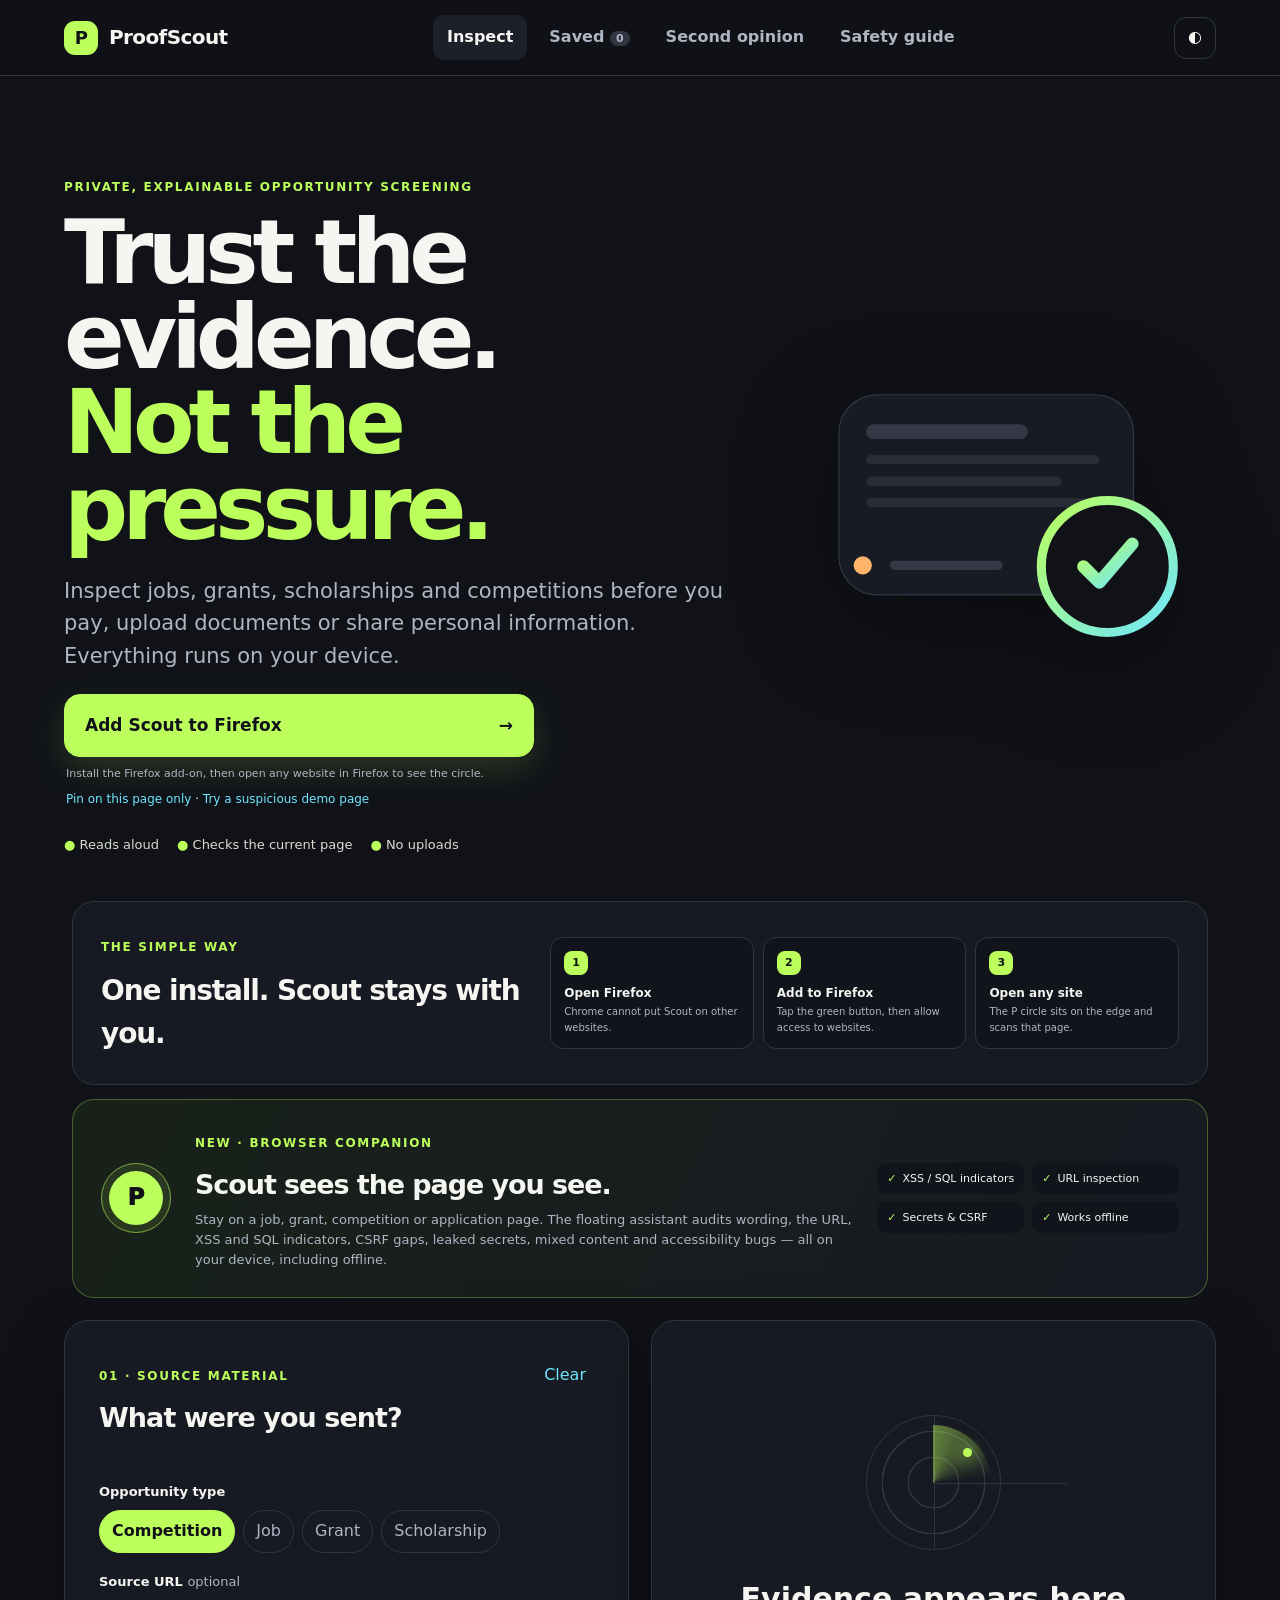
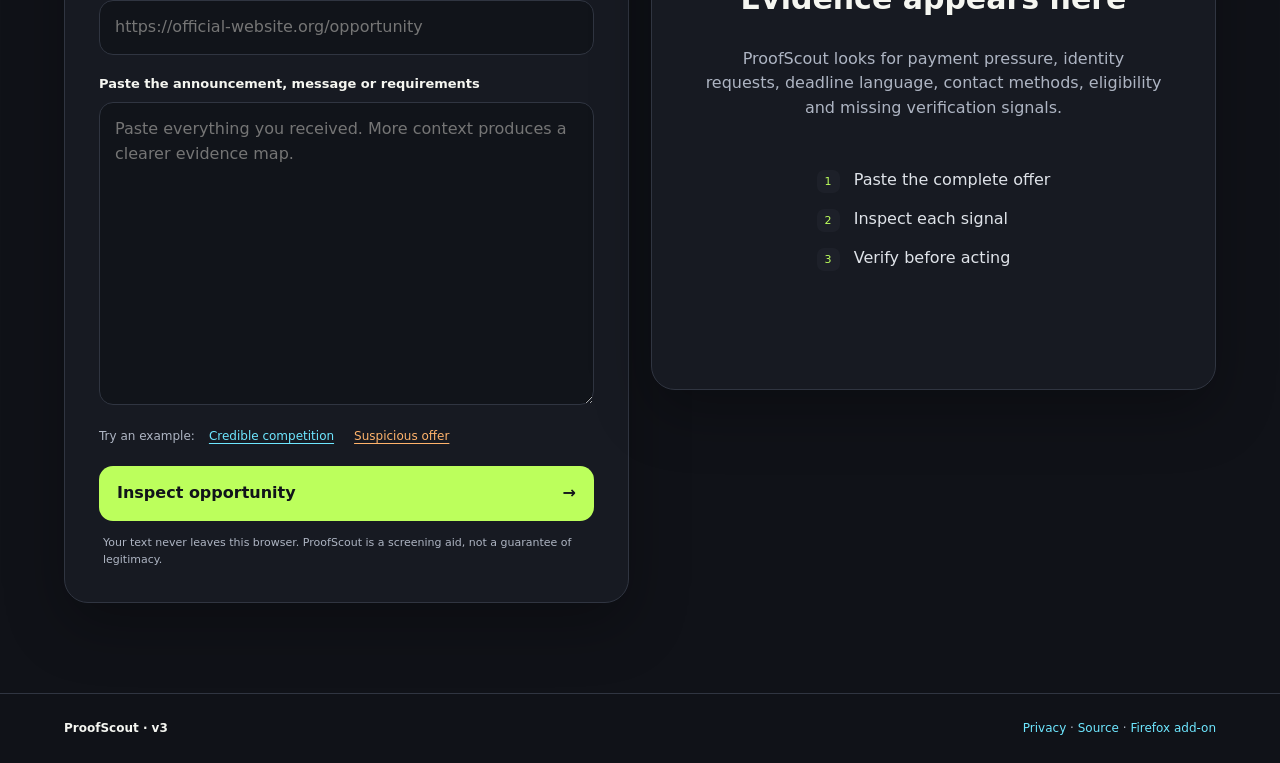
<file: index.html>
<!doctype html>
<html lang="en">
<head>
  <meta charset="utf-8" />
  <meta name="viewport" content="width=device-width,initial-scale=1" />
  <meta name="theme-color" content="#101218" />
  <meta name="description" content="ProofScout helps people inspect online opportunities before sharing money or personal information." />
  <title>ProofScout — Trust before you apply</title>
  <link rel="icon" href="favicon.ico" sizes="any" />
  <link rel="icon" href="icon.svg" type="image/svg+xml" />
  <link rel="apple-touch-icon" href="apple-touch-icon.png" />
  <link rel="manifest" href="manifest.webmanifest" />
  <link rel="stylesheet" href="styles.css?v=17" />
  <link rel="stylesheet" href="scout.css?v=17" />
</head>
<body>
  <a class="skip" href="#main">Skip to main content</a>
  <header class="topbar">
    <a class="brand" href="#" aria-label="ProofScout home">
      <span class="brand-mark" aria-hidden="true">P</span>
      <span>ProofScout</span>
    </a>
    <nav aria-label="Primary navigation">
      <button class="nav-link active" data-view="scanner">Inspect</button>
      <button class="nav-link" data-view="cases">Saved <span id="savedCount" class="count">0</span></button>
      <button class="nav-link" data-view="relay">Second opinion</button>
      <button class="nav-link" data-view="guide">Safety guide</button>
    </nav>
    <button id="themeToggle" class="icon-btn" aria-label="Toggle high contrast" title="Toggle high contrast">◐</button>
  </header>

  <main id="main">
    <section id="scannerView" class="view active" aria-labelledby="pageTitle">
      <div class="hero">
        <div>
          <p class="eyebrow">Private, explainable opportunity screening</p>
          <h1 id="pageTitle">Trust the evidence.<br><span>Not the pressure.</span></h1>
          <p class="lede">Inspect jobs, grants, scholarships and competitions before you pay, upload documents or share personal information. Everything runs on your device.</p>
          <div class="download-row">
            <a id="assistantInstallBtn" class="offline-download install-primary hero-install" href="https://addons.mozilla.org/android/addon/proofscout-page-assistant/"><span class="install-label">Use Scout on every website</span><span aria-hidden="true">→</span></a>
          </div>
          <p id="installHint" class="offline-explain">This must be Firefox. Tap Add to Firefox, allow website access, then open any job or grant page — the P circle will be on the edge.</p>
          <p class="keep-everywhere"><button id="pinThisPage" type="button">Pin on this page only</button> · <a href="demo-target.html">Try a suspicious demo page</a></p>
          <div class="hero-badges" aria-label="Product assurances">
            <span>● Reads aloud</span><span>● Checks the current page</span><span>● No uploads</span>
          </div>
        </div>
        <div class="hero-art" aria-hidden="true">
          <svg viewBox="0 0 360 250" role="img">
            <defs><linearGradient id="g" x1="0" y1="0" x2="1" y2="1"><stop stop-color="#bcff5c"/><stop offset="1" stop-color="#6ee7ff"/></linearGradient></defs>
            <path d="M62 27h191c19 0 34 15 34 34v108c0 19-15 34-34 34H62c-19 0-34-15-34-34V61c0-19 15-34 34-34Z" fill="#181b23" stroke="#343946"/>
            <rect x="52" y="53" width="142" height="13" rx="6.5" fill="#343946"/><rect x="52" y="80" width="205" height="8" rx="4" fill="#282c37"/><rect x="52" y="99" width="172" height="8" rx="4" fill="#282c37"/><rect x="52" y="118" width="196" height="8" rx="4" fill="#282c37"/>
            <circle cx="264" cy="178" r="58" fill="#101218" stroke="url(#g)" stroke-width="8"/><path d="m243 178 14 14 29-34" fill="none" stroke="url(#g)" stroke-width="11" stroke-linecap="round" stroke-linejoin="round"/>
            <circle cx="49" cy="177" r="8" fill="#ffb36b"/><path d="M77 177h91" stroke="#343946" stroke-width="8" stroke-linecap="round"/>
          </svg>
        </div>
      </div>

      <section class="simple-flow" aria-labelledby="simpleTitle">
        <div><p class="step">THE SIMPLE WAY</p><h2 id="simpleTitle">One install. Scout stays with you.</h2></div>
        <ol><li><span>1</span><strong>Open Firefox</strong><small>Chrome cannot put Scout on other websites.</small></li><li><span>2</span><strong>Add to Firefox</strong><small>Tap the green button, then allow access to websites.</small></li><li><span>3</span><strong>Open any site</strong><small>The P circle sits on the edge and scans that page.</small></li></ol>
      </section>

      <section class="scout-strip" aria-labelledby="scoutTitle">
        <div class="scout-orb-demo" aria-hidden="true"><span>P</span><i></i><i></i><i></i></div>
        <div><p class="step">NEW · BROWSER COMPANION</p><h2 id="scoutTitle">Scout sees the page you see.</h2><p>Stay on a job, grant, competition or application page. The floating assistant audits wording, the URL, XSS and SQL indicators, CSRF gaps, leaked secrets, mixed content and accessibility bugs — all on your device, including offline.</p></div>
        <ul><li>XSS / SQL indicators</li><li>URL inspection</li><li>Secrets & CSRF</li><li>Works offline</li></ul>
      </section>

      <div class="workspace">
        <section class="input-card" aria-labelledby="inputHeading">
          <div class="section-head">
            <div><p class="step">01 · SOURCE MATERIAL</p><h2 id="inputHeading">What were you sent?</h2></div>
            <button id="clearBtn" class="text-btn">Clear</button>
          </div>
          <label for="oppType">Opportunity type</label>
          <div class="type-row" id="typeRow" role="radiogroup" aria-label="Opportunity type">
            <button class="type-chip active" role="radio" aria-checked="true" data-type="Competition">Competition</button>
            <button class="type-chip" role="radio" aria-checked="false" data-type="Job">Job</button>
            <button class="type-chip" role="radio" aria-checked="false" data-type="Grant">Grant</button>
            <button class="type-chip" role="radio" aria-checked="false" data-type="Scholarship">Scholarship</button>
          </div>
          <label for="sourceUrl">Source URL <span>optional</span></label>
          <input id="sourceUrl" type="url" placeholder="https://official-website.org/opportunity" autocomplete="off" />
          <label for="sourceText">Paste the announcement, message or requirements</label>
          <textarea id="sourceText" rows="11" placeholder="Paste everything you received. More context produces a clearer evidence map."></textarea>
          <div class="samples">
            <span>Try an example:</span>
            <button class="sample-btn" data-sample="credible">Credible competition</button>
            <button class="sample-btn danger-link" data-sample="risky">Suspicious offer</button>
          </div>
          <button id="analyzeBtn" class="primary-btn"><span>Inspect opportunity</span><span aria-hidden="true">→</span></button>
          <p class="privacy-note">Your text never leaves this browser. ProofScout is a screening aid, not a guarantee of legitimacy.</p>
        </section>

        <section id="emptyState" class="result-card empty" aria-live="polite">
          <div class="radar" aria-hidden="true"><span></span><i></i></div>
          <h2>Evidence appears here</h2>
          <p>ProofScout looks for payment pressure, identity requests, deadline language, contact methods, eligibility and missing verification signals.</p>
          <ol>
            <li><span>1</span> Paste the complete offer</li>
            <li><span>2</span> Inspect each signal</li>
            <li><span>3</span> Verify before acting</li>
          </ol>
        </section>

        <section id="resultState" class="result-card" hidden aria-live="polite" aria-labelledby="resultTitle">
          <div class="result-top">
            <div>
              <p class="step">02 · EVIDENCE MAP</p>
              <h2 id="resultTitle">Inspection result</h2>
            </div>
            <div id="scoreDial" class="score-dial" role="img" aria-label="Risk score">
              <strong id="scoreValue">0</strong><span>/100 risk</span>
            </div>
          </div>
          <div id="verdict" class="verdict">
            <span id="verdictIcon" aria-hidden="true">✓</span>
            <div><strong id="verdictTitle">Lower-risk signals</strong><p id="verdictCopy"></p></div>
          </div>
          <div class="extracted">
            <h3>Claims detected</h3>
            <div id="claimGrid" class="claim-grid"></div>
          </div>
          <div class="signals">
            <div class="signals-head"><h3>Why this score?</h3><span id="signalSummary"></span></div>
            <div id="signalList"></div>
          </div>
          <div class="completeness">
            <div class="completeness-head"><h3>Evidence completeness</h3><strong id="completeValue">0%</strong></div>
            <div class="meter" aria-hidden="true"><span id="completeBar"></span></div>
            <p id="completeCopy"></p>
          </div>
          <div class="next-actions">
            <h3>Before you continue</h3>
            <div id="actionList"></div>
          </div>
          <div class="verify-box">
            <div><h3>Ask the organizer</h3><p>Generate a neutral message that confirms the important claims without revealing sensitive information.</p></div>
            <button id="copyVerifyBtn" class="secondary-btn">Copy verification request</button>
          </div>
          <div class="result-actions">
            <button id="saveBtn" class="secondary-btn">Save case locally</button>
            <button id="exportBtn" class="secondary-btn">Export evidence</button>
            <button id="printBtn" class="secondary-btn">Print report</button>
          </div>
        </section>
      </div>
    </section>

    <section id="casesView" class="view narrow" hidden aria-labelledby="casesTitle">
      <div class="page-heading"><p class="eyebrow">Local evidence locker</p><h1 id="casesTitle">Saved cases</h1><p>Cases stay on this device and can be deleted at any time.</p></div>
      <section id="comparePanel" class="compare-panel" hidden aria-labelledby="compareTitle">
        <div><p class="step">DECISION WORKSPACE</p><h2 id="compareTitle">Compare two opportunities</h2><p>See which offer exposes stronger evidence and fewer danger signals.</p></div>
        <div class="compare-controls">
          <label>First case<select id="compareA"></select></label>
          <span aria-hidden="true">versus</span>
          <label>Second case<select id="compareB"></select></label>
          <button id="compareBtn" class="primary-btn small">Compare</button>
        </div>
        <div id="compareResult" class="compare-result" hidden></div>
      </section>
      <div id="caseList" class="case-list"></div>
      <div id="noCases" class="empty-panel"><h2>No saved cases</h2><p>Inspect an opportunity and save the report to compare it later.</p><button class="primary-btn small" data-go="scanner">Inspect one now</button></div>
    </section>

    <section id="relayView" class="view narrow" hidden aria-labelledby="relayTitle">
      <div class="page-heading"><p class="eyebrow">Human verification without surveillance</p><h1 id="relayTitle">Get a second opinion.</h1><p>Send a redacted case file to someone you trust. They can review the evidence offline and return a structured response.</p></div>
      <div class="relay-grid">
        <article class="relay-card">
          <span class="relay-number">01</span><h2>Create a safe review request</h2>
          <p>ProofScout removes common emails, phone numbers, account-like numbers and direct URLs from the copied announcement.</p>
          <label for="relayCase">Choose a saved case</label>
          <select id="relayCase"></select>
          <label class="check-row"><input id="includeText" type="checkbox" checked> Include automatically redacted announcement text</label>
          <div id="redactionPreview" class="redaction-preview">Save a case first to prepare a review request.</div>
          <button id="exportRequestBtn" class="primary-btn"><span>Export second-opinion file</span><span>↓</span></button>
        </article>
        <article class="relay-card">
          <span class="relay-number">02</span><h2>Review someone’s case</h2>
          <p>Import a ProofScout request. No file contents are uploaded anywhere.</p>
          <label class="file-drop" for="reviewFile"><strong>Choose .json review file</strong><span>Processed only on this device</span></label>
          <input id="reviewFile" class="visually-hidden" type="file" accept="application/json,.json">
          <div id="reviewWorkspace" hidden>
            <div id="reviewSummary" class="review-summary"></div>
            <label for="reviewVerdict">Your assessment</label>
            <select id="reviewVerdict"><option value="official">Evidence independently confirmed</option><option value="more-proof" selected>More proof is needed</option><option value="unsafe">Likely unsafe — do not proceed</option></select>
            <label for="reviewNotes">What did you verify?</label>
            <textarea id="reviewNotes" rows="5" placeholder="Mention official pages checked, mismatched claims, or questions that remain."></textarea>
            <button id="exportResponseBtn" class="primary-btn"><span>Export review response</span><span>→</span></button>
          </div>
        </article>
      </div>
      <aside class="relay-why"><strong>Why files instead of accounts?</strong><p>People with limited data, shared devices or privacy concerns can still ask a teacher, parent, mentor or friend for help. The case can travel through Bluetooth, USB or local sharing without creating a public profile.</p></aside>
    </section>

    <section id="guideView" class="view narrow" hidden aria-labelledby="guideTitle">
      <div class="page-heading"><p class="eyebrow">Five-minute verification method</p><h1 id="guideTitle">Stop. Trace. Confirm.</h1><p>A repeatable process for any online opportunity.</p></div>
      <div class="guide-grid">
        <article><span>01</span><h2>Stop the clock</h2><p>Urgency is not proof. Legitimate opportunities usually publish dates and allow independent verification.</p></article>
        <article><span>02</span><h2>Trace the source</h2><p>Navigate to the organizer’s official website yourself. Do not rely only on a link inside a forwarded message.</p></article>
        <article><span>03</span><h2>Confirm the people</h2><p>Check whether organizers, judges and partners acknowledge the opportunity on their own official channels.</p></article>
        <article><span>04</span><h2>Protect credentials</h2><p>Never share passwords, one-time codes, seed phrases or remote access. Question early requests for identity documents.</p></article>
        <article><span>05</span><h2>Separate fees from prizes</h2><p>A prize that requires a rushed “release,” “processing,” “gas” or “verification” payment is a major warning sign.</p></article>
        <article><span>06</span><h2>Preserve evidence</h2><p>Keep the original message, URLs and screenshots. Report impersonation through the real organization’s website.</p></article>
      </div>
      <aside class="safety-callout"><strong>If money or identity is at risk</strong><p>Pause the transaction. Contact your bank or payment provider through its official app or website and change exposed credentials immediately.</p></aside>
      <aside class="language-card">
        <div><p class="step">ACCESSIBLE SAFETY</p><h2>Quick guidance in Hausa</h2></div>
        <button id="hausaToggle" class="secondary-btn" aria-expanded="false">Show Hausa guide</button>
        <div id="hausaGuide" hidden lang="ha">
          <p><strong>Ka tsaya kafin ka biya kuɗi.</strong> Ka bincika sanarwar ta shafin hukuma, ba ta hanyar saƙon da aka turo maka kawai ba.</p>
          <p>Kada ka ba kowa kalmar sirri, lambar OTP, bayanan shiga banki ko seed phrase. Hukuma ta gaskiya ba za ta nemi waɗannan bayanan ba.</p>
          <p>Idan ana matsa maka ka biya “processing fee” domin a saki kyauta, ka dakata ka tuntubi hukumar ta hanyar shafinta na hukuma.</p>
        </div>
      </aside>
    </section>
  </main>

  <div id="mobileInstallBar" class="mobile-install-bar" role="region" aria-label="Install ProofScout Assistant">
    <div><strong>ProofScout Assistant</strong><span>Check any page without leaving it</span></div>
    <a id="mobileInstallLink" href="https://addons.mozilla.org/android/addon/proofscout-page-assistant/"><span class="mobile-install-label">Add</span></a>
  </div>

  <footer>
    <span>ProofScout · v3</span>
    <span>
      <a href="privacy.html">Privacy</a>
      · <a href="https://github.com/favour187/ProofScout">Source</a>
      · <a href="https://addons.mozilla.org/firefox/addon/proofscout-page-assistant/">Firefox add-on</a>
    </span>
  </footer>
  <div id="toast" class="toast" role="status" aria-live="polite"></div>
  <script>window.ProofScoutManual=true;</script>
  <script src="scout.js?v=15"></script>
  <script type="module" src="app.js?v=15"></script>
</body>
</html>
</file>
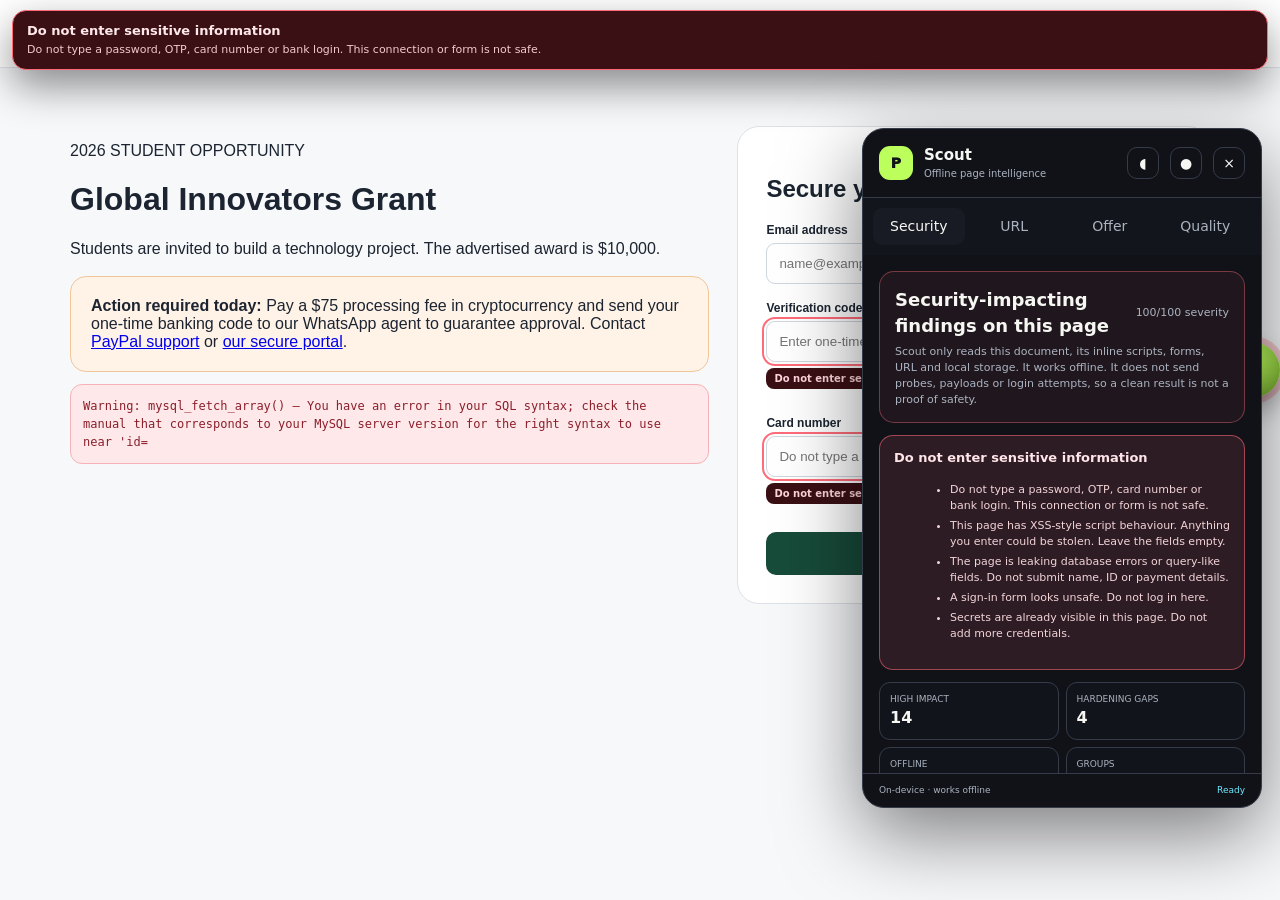
<file: demo-target.html>
<!doctype html>
<html lang="en">
<head>
  <meta charset="utf-8">
  <meta name="viewport" content="width=device-width,initial-scale=1">
  <title>Global Innovators Grant — Application</title>
  <link rel="stylesheet" href="scout.css?v=16">
  <style>
    *{box-sizing:border-box}body{margin:0;font-family:Arial,sans-serif;background:#f7f8fa;color:#1b2430}
    .top{height:68px;background:#fff;border-bottom:1px solid #e1e5ea;display:flex;align-items:center;padding:0 24px}
    .logo{font-weight:800;color:#174b3a;font-size:20px}
    .hero{padding:40px 24px 24px;display:grid;gap:28px}
    @media(min-width:900px){.hero{grid-template-columns:1.15fr .85fr;padding:58px 70px 32px}}
    .notice{background:#fff3e8;border:1px solid #f1c698;border-radius:16px;padding:20px;margin-top:18px}
    .sql{background:#ffe8ea;border:1px solid #f3b3b8;border-radius:12px;padding:12px;font:12px/1.5 ui-monospace,monospace;color:#8a1f2b;margin-top:12px}
    .apply{background:#fff;border:1px solid #dde2e7;border-radius:22px;padding:28px}
    label{display:block;font-size:12px;font-weight:700;margin:17px 0 6px}
    input{width:100%;padding:12px;border:1px solid #cfd6de;border-radius:9px}
    button{width:100%;background:#174b3a;color:#fff;border:0;border-radius:10px;padding:14px;margin-top:18px;font-weight:800}
  </style>
</head>
<body>
  <header class="top"><div class="logo">Global Innovators Foundation</div></header>
  <main class="hero">
    <div>
      <p>2026 STUDENT OPPORTUNITY</p>
      <h1>Global Innovators Grant</h1>
      <p>Students are invited to build a technology project. The advertised award is $10,000.</p>
      <div class="notice">
        <strong>Action required today:</strong> Pay a $75 processing fee in cryptocurrency and send your one-time banking code to our WhatsApp agent to guarantee approval.
        Contact <a href="https://bit.ly/not-the-real-bank">PayPal support</a> or <a href="javascript:void(0)">our secure portal</a>.
      </div>
      <p class="sql">Warning: mysql_fetch_array() — You have an error in your SQL syntax; check the manual that corresponds to your MySQL server version for the right syntax to use near 'id=</p>
    </div>
    <aside class="apply">
      <h2>Secure your place</h2>
      <form method="get" action="http://claim-prize-secure.example.net/submit" onsubmit="return true">
        <label>Email address</label>
        <input name="email" placeholder="name@example.com" autocomplete="email">
        <label>Verification code</label>
        <input type="password" name="otp" placeholder="Enter one-time code" autocomplete="one-time-code" autofocus>
        <label>Card number</label>
        <input name="card" autocomplete="cc-number" placeholder="Do not type a real card">
        <input type="hidden" name="api_key" value="sk_live_demo_not_real">
        <button type="submit" onclick="void 0">Pay processing fee</button>
      </form>
    </aside>
  </main>
  <script>
    function paint(data){ document.body.innerHTML = data; }
    window.addEventListener('message', function(e){ /* no origin check on purpose for the demo */ });
  </script>
  <script>window.ProofScoutManual=true;</script>
  <script src="scout.js?v=16"></script>
  <script>ProofScout.mount({canUnpin:false,persist:false});</script>
</body>
</html>
</file>
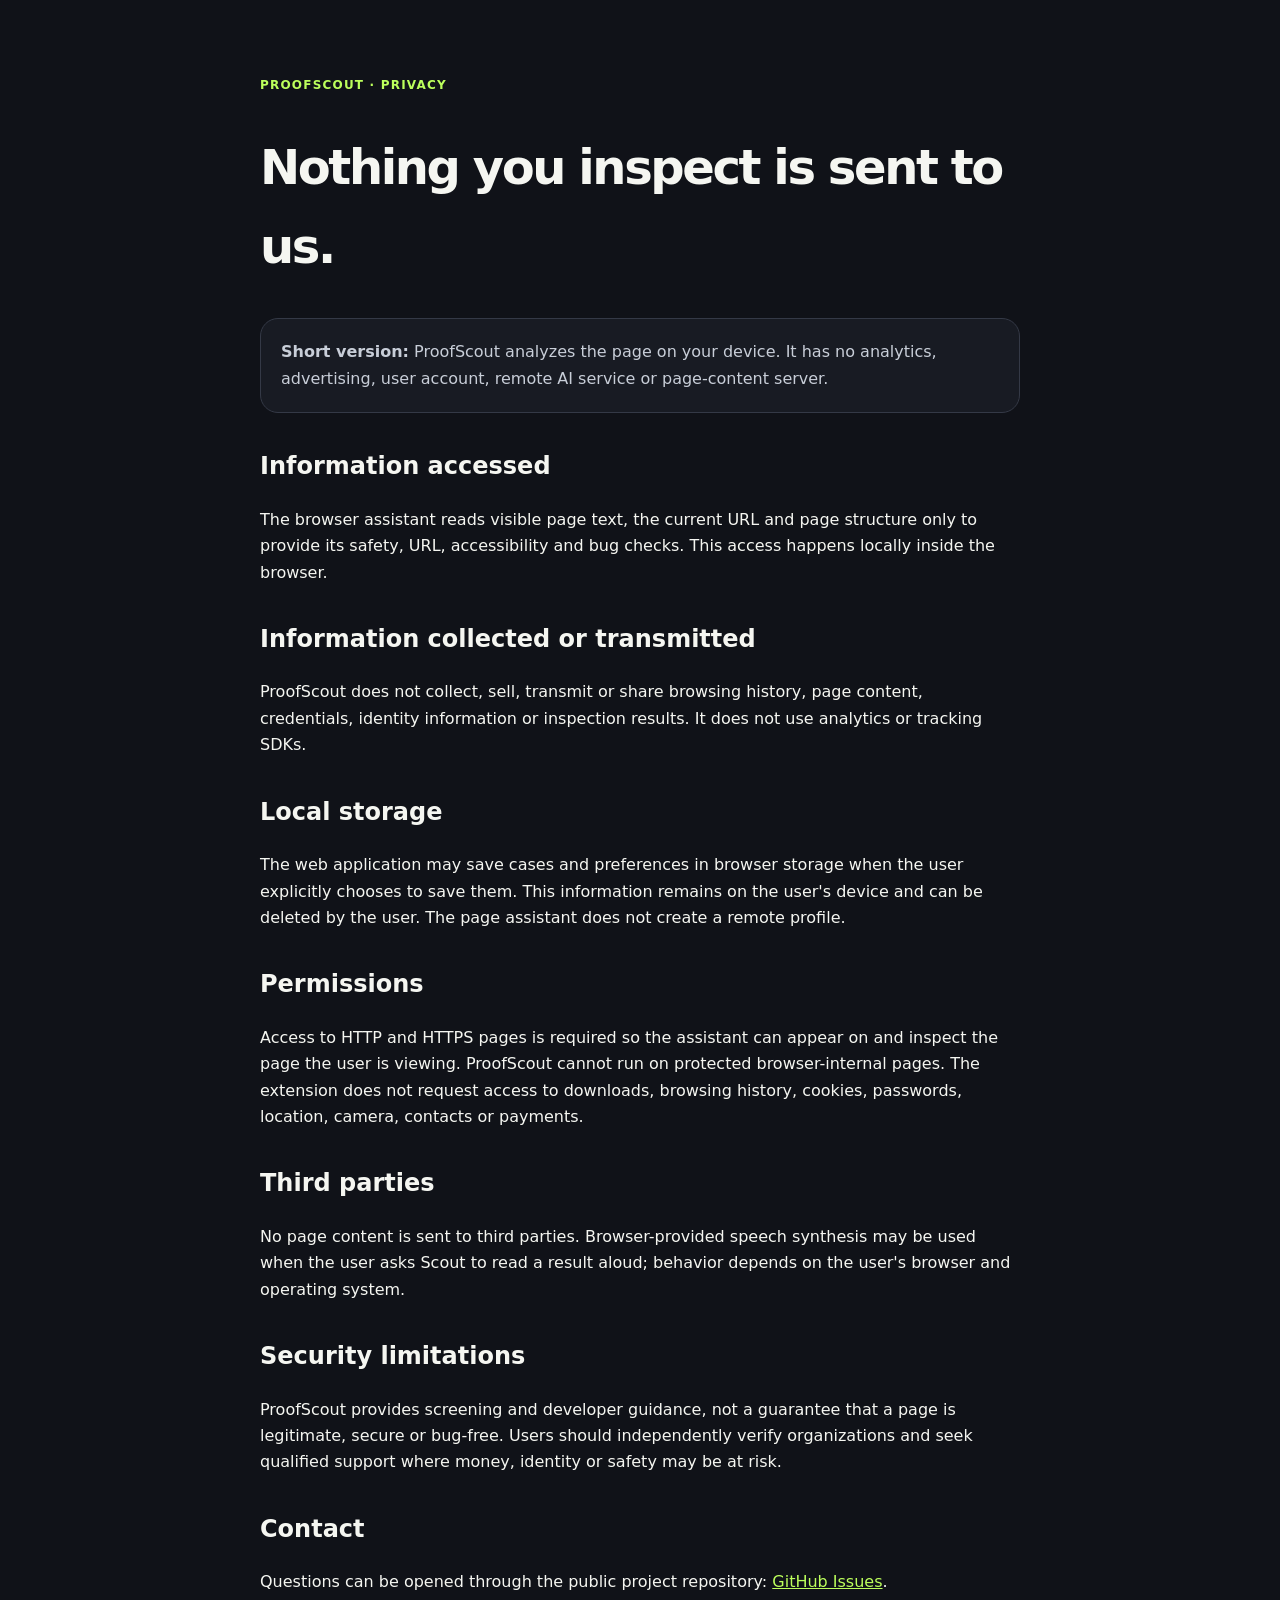
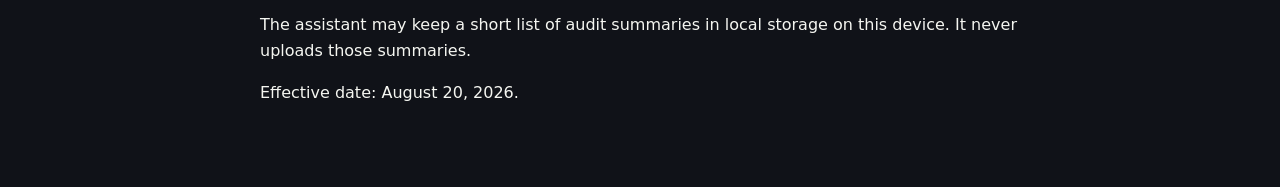
<file: privacy.html>
<!doctype html><html lang="en"><head><meta charset="utf-8"><meta name="viewport" content="width=device-width,initial-scale=1"><title>ProofScout Privacy Policy</title><link rel="icon" href="favicon.ico" sizes="any"><link rel="icon" href="icon.svg" type="image/svg+xml"><link rel="apple-touch-icon" href="apple-touch-icon.png"><style>body{margin:0;background:#101218;color:#f5f6f1;font:16px/1.65 system-ui,sans-serif}.wrap{max-width:760px;margin:auto;padding:64px 22px}a{color:#bcff5c}h1{font-size:48px;letter-spacing:-.05em}h2{margin-top:34px}.card{background:#181b23;border:1px solid #343946;border-radius:18px;padding:20px;color:#c8ced8}.stamp{color:#bcff5c;font-weight:800;text-transform:uppercase;letter-spacing:.1em;font-size:12px}</style></head><body><main class="wrap"><p class="stamp">ProofScout · Privacy</p><h1>Nothing you inspect is sent to us.</h1><div class="card"><strong>Short version:</strong> ProofScout analyzes the page on your device. It has no analytics, advertising, user account, remote AI service or page-content server.</div><h2>Information accessed</h2><p>The browser assistant reads visible page text, the current URL and page structure only to provide its safety, URL, accessibility and bug checks. This access happens locally inside the browser.</p><h2>Information collected or transmitted</h2><p>ProofScout does not collect, sell, transmit or share browsing history, page content, credentials, identity information or inspection results. It does not use analytics or tracking SDKs.</p><h2>Local storage</h2><p>The web application may save cases and preferences in browser storage when the user explicitly chooses to save them. This information remains on the user's device and can be deleted by the user. The page assistant does not create a remote profile.</p><h2>Permissions</h2><p>Access to HTTP and HTTPS pages is required so the assistant can appear on and inspect the page the user is viewing. ProofScout cannot run on protected browser-internal pages. The extension does not request access to downloads, browsing history, cookies, passwords, location, camera, contacts or payments.</p><h2>Third parties</h2><p>No page content is sent to third parties. Browser-provided speech synthesis may be used when the user asks Scout to read a result aloud; behavior depends on the user's browser and operating system.</p><h2>Security limitations</h2><p>ProofScout provides screening and developer guidance, not a guarantee that a page is legitimate, secure or bug-free. Users should independently verify organizations and seek qualified support where money, identity or safety may be at risk.</p><h2>Contact</h2><p>Questions can be opened through the public project repository: <a href="https://github.com/favour187/ProofScout/issues">GitHub Issues</a>.</p><p>The assistant may keep a short list of audit summaries in local storage on this device. It never uploads those summaries.</p><p>Effective date: August 20, 2026.</p></main></body></html>
</file>
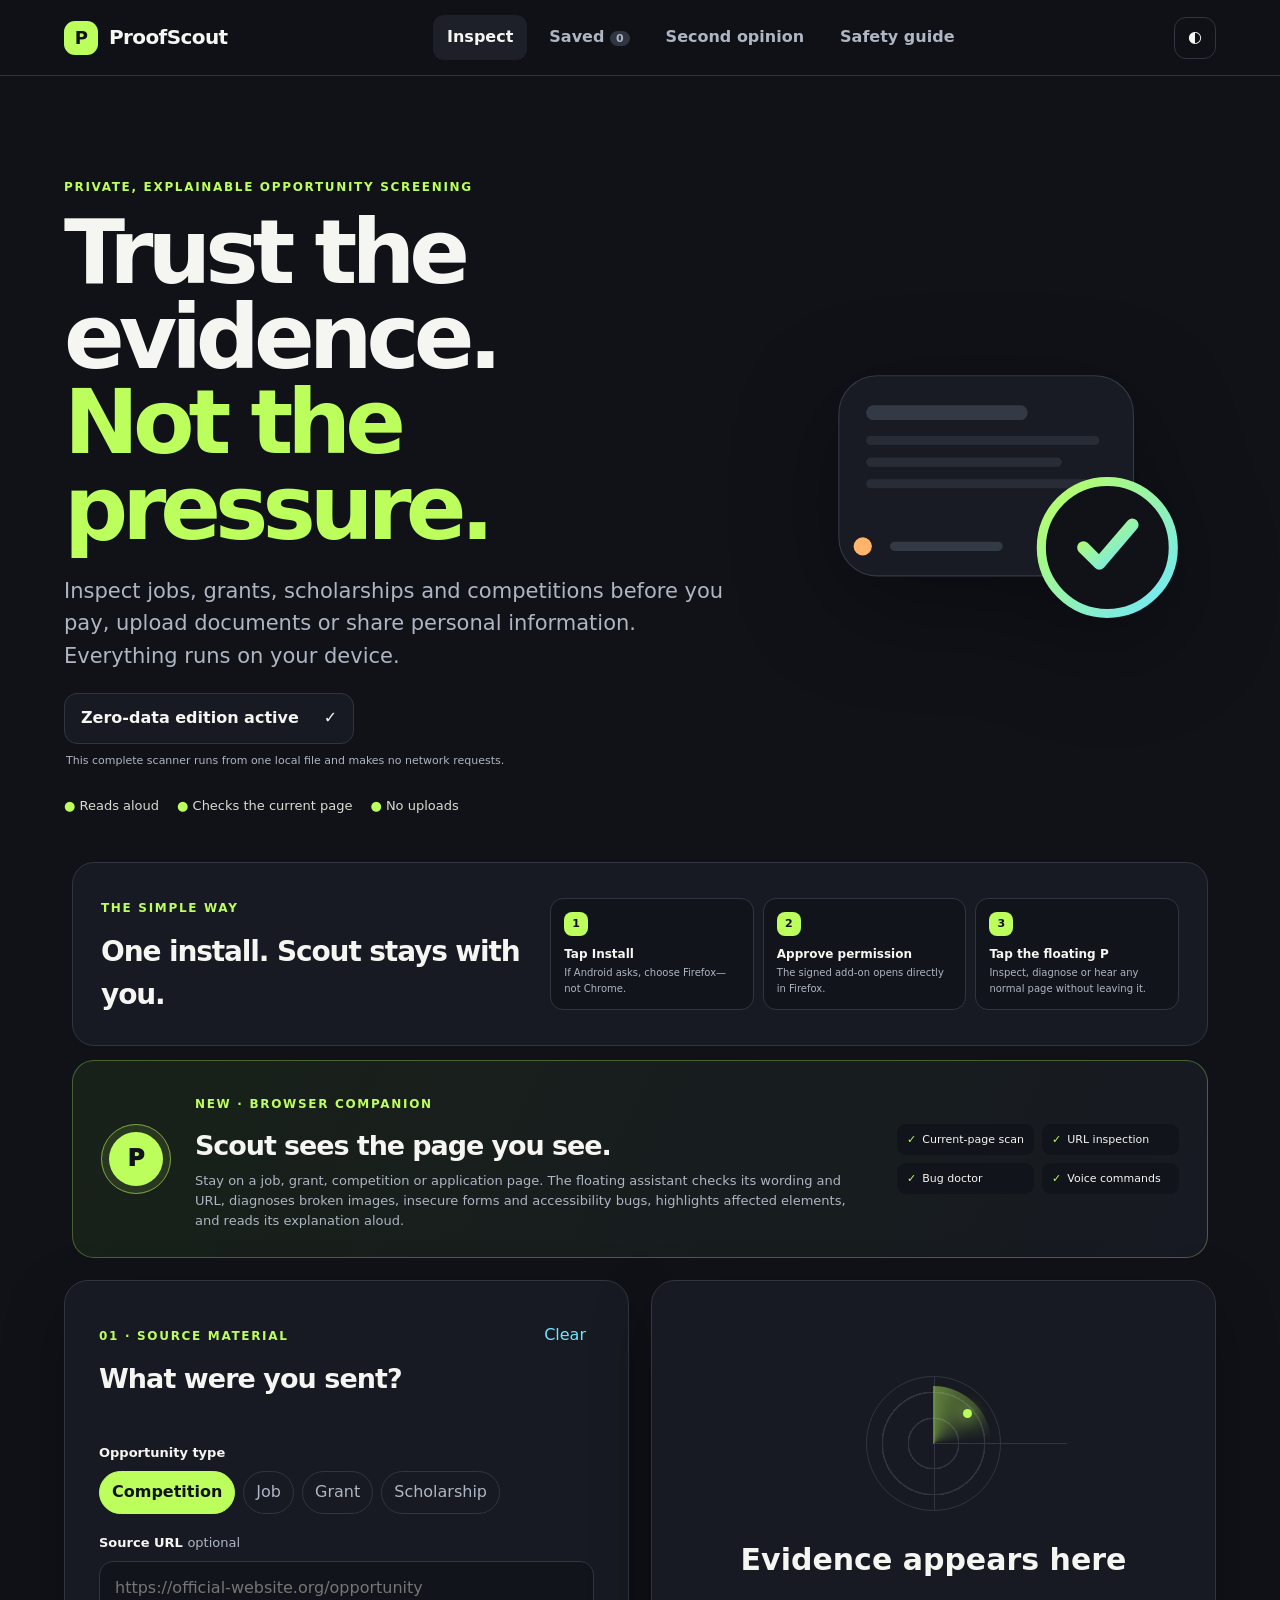
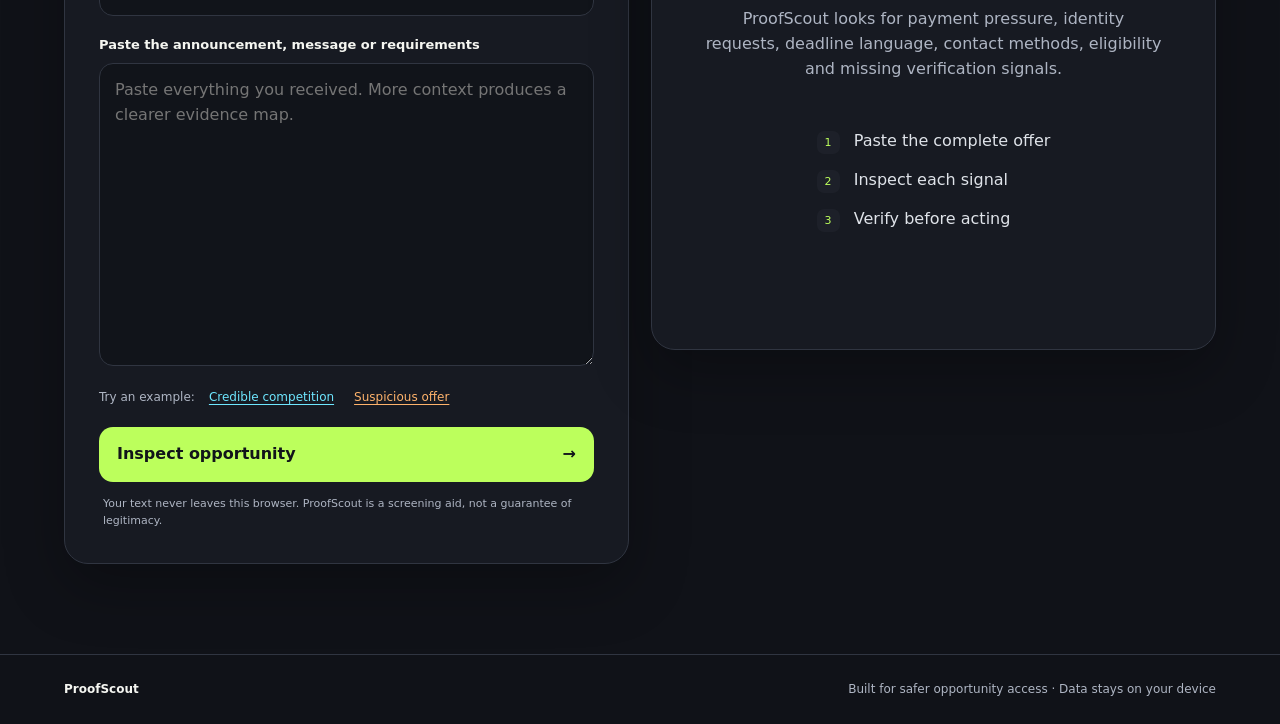
<file: proofscout-offline.html>
<!doctype html>
<html lang="en">
<head>
  <meta charset="utf-8" />
  <meta name="viewport" content="width=device-width,initial-scale=1" />
  <meta name="theme-color" content="#101218" />
  <meta name="description" content="ProofScout helps people inspect online opportunities before sharing money or personal information." />
  <title>ProofScout Zero-Data Edition</title>
  <style>
:root{--bg:#101218;--panel:#171a22;--panel2:#1d2029;--line:#303541;--text:#f5f6f1;--muted:#aeb5c3;--lime:#bcff5c;--cyan:#6ee7ff;--amber:#ffb36b;--red:#ff6b79;--green:#7ee49b;--shadow:0 22px 60px rgba(0,0,0,.28);--radius:24px}*{box-sizing:border-box}html{scroll-behavior:smooth}body{margin:0;background:var(--bg);color:var(--text);font-family:Inter,ui-sans-serif,system-ui,-apple-system,BlinkMacSystemFont,"Segoe UI",sans-serif;line-height:1.55}button,input,textarea{font:inherit}.skip{position:fixed;top:-100px;left:20px;background:var(--lime);color:#101218;padding:10px 16px;z-index:99;border-radius:8px}.skip:focus{top:20px}.topbar{height:76px;display:flex;align-items:center;padding:0 clamp(20px,5vw,72px);border-bottom:1px solid var(--line);position:sticky;top:0;background:rgba(16,18,24,.92);backdrop-filter:blur(18px);z-index:20}.brand{display:flex;align-items:center;gap:11px;color:var(--text);text-decoration:none;font-weight:850;letter-spacing:-.03em;font-size:20px}.brand-mark{display:grid;place-items:center;width:34px;height:34px;border-radius:11px;background:var(--lime);color:#101218;font-size:18px}.topbar nav{display:flex;margin:auto;gap:8px}.nav-link,.icon-btn,.text-btn,.type-chip,.sample-btn{border:0;background:transparent;color:var(--muted);cursor:pointer}.nav-link{padding:10px 14px;border-radius:11px;font-weight:650}.nav-link:hover,.nav-link.active{background:var(--panel2);color:var(--text)}.count{background:var(--line);border-radius:99px;padding:1px 6px;font-size:11px}.icon-btn{width:42px;height:42px;border:1px solid var(--line);border-radius:12px;color:var(--text)}main{min-height:calc(100vh - 130px)}.view{display:none}.view.active{display:block}.hero{max-width:1280px;margin:0 auto;padding:clamp(54px,7vw,92px) clamp(20px,5vw,72px) 46px;display:grid;grid-template-columns:1.25fr .75fr;align-items:center;gap:60px}.eyebrow,.step{text-transform:uppercase;letter-spacing:.14em;font-size:12px;font-weight:800;color:var(--lime)}.hero h1,.page-heading h1{font-size:clamp(48px,7vw,92px);line-height:.95;letter-spacing:-.067em;margin:14px 0 24px;max-width:850px}.hero h1 span{color:var(--lime)}.lede{font-size:clamp(17px,2vw,21px);max-width:680px;color:var(--muted)}.hero-badges{display:flex;flex-wrap:wrap;gap:18px;color:#d8ddcf;font-size:13px;margin-top:27px}.hero-badges span::first-letter{color:var(--lime)}.download-row{display:flex;flex-wrap:wrap;gap:8px;margin-top:22px}.offline-download{display:inline-flex;align-items:center;justify-content:space-between;gap:25px;padding:12px 16px;border:1px solid var(--line);border-radius:13px;color:var(--text);text-decoration:none;font-weight:780;background:var(--panel);cursor:pointer}.offline-download:hover{border-color:var(--lime);color:var(--lime)}.install-primary{background:var(--lime);color:#101218;border-color:var(--lime)}.install-primary:hover{color:#101218;filter:brightness(1.06)}.hero-install{width:min(100%,470px);padding:17px 20px;border-radius:16px;font-size:17px;box-shadow:0 12px 35px rgba(188,255,92,.16)}.install-pending{background:var(--panel2);border-color:var(--line);color:var(--muted);box-shadow:none;cursor:not-allowed}.install-pending:hover{color:var(--muted);filter:none;border-color:var(--line)}.offline-explain{font-size:11px;color:var(--muted);margin:8px 2px}.hero-art svg{width:100%;filter:drop-shadow(0 28px 50px rgba(0,0,0,.35))}.simple-flow{max-width:1136px;margin:0 auto 14px;padding:24px 28px;display:grid;grid-template-columns:.8fr 1.2fr;gap:30px;align-items:center;background:var(--panel);border:1px solid var(--line);border-radius:22px}.simple-flow h2{font-size:28px;letter-spacing:-.04em;margin:4px 0}.simple-flow ol{list-style:none;padding:0;margin:0;display:grid;grid-template-columns:repeat(3,1fr);gap:9px}.simple-flow li{padding:13px;background:#11141a;border:1px solid var(--line);border-radius:13px}.simple-flow li span{display:grid;place-items:center;width:24px;height:24px;border-radius:8px;background:var(--lime);color:#101218;font-weight:900;font-size:11px;margin-bottom:9px}.simple-flow li strong,.simple-flow li small{display:block}.simple-flow li strong{font-size:12px}.simple-flow li small{font-size:10px;color:var(--muted);margin-top:2px}.scout-strip{max-width:1136px;margin:0 auto 22px;padding:22px 28px;display:grid;grid-template-columns:auto 1fr auto;gap:24px;align-items:center;background:linear-gradient(115deg,#182119,var(--panel));border:1px solid rgba(188,255,92,.3);border-radius:22px}.scout-strip h2{font-size:27px;letter-spacing:-.04em;margin:4px 0}.scout-strip p:last-child{color:var(--muted);font-size:13px;max-width:680px;margin:4px 0}.scout-strip ul{list-style:none;padding:0;margin:0;display:grid;grid-template-columns:1fr 1fr;gap:8px}.scout-strip li{font-size:11px;padding:7px 10px;background:#11141a;border-radius:9px;white-space:nowrap}.scout-strip li:before{content:'✓';color:var(--lime);margin-right:6px}.scout-orb-demo{width:70px;height:70px;position:relative;display:grid;place-items:center}.scout-orb-demo span{width:54px;height:54px;display:grid;place-items:center;border-radius:50%;background:var(--lime);color:#101218;font-weight:950;font-size:23px;position:relative;z-index:2;box-shadow:0 0 0 7px rgba(188,255,92,.1)}.scout-orb-demo i{position:absolute;inset:0;border:1px solid rgba(188,255,92,.25);border-radius:50%;animation:orbWave 2.4s ease-out infinite}.scout-orb-demo i:nth-child(2){animation-delay:.8s}.scout-orb-demo i:nth-child(3){animation-delay:1.6s}@keyframes orbWave{from{transform:scale(.55);opacity:1}to{transform:scale(1.35);opacity:0}}.workspace{max-width:1280px;margin:0 auto;padding:0 clamp(20px,5vw,72px) 90px;display:grid;grid-template-columns:1fr 1fr;gap:22px;align-items:start}.input-card,.result-card,.empty-panel,.guide-grid article,.safety-callout{background:var(--panel);border:1px solid var(--line);border-radius:var(--radius);box-shadow:var(--shadow)}.input-card,.result-card{padding:clamp(22px,3vw,34px)}.section-head,.result-top,.signals-head{display:flex;justify-content:space-between;align-items:flex-start;gap:15px}.section-head h2,.result-top h2{margin:3px 0 24px;font-size:27px;letter-spacing:-.035em}.text-btn{color:var(--cyan);padding:8px}label{display:block;font-weight:700;font-size:13px;margin:19px 0 8px}label span{font-weight:500;color:var(--muted)}input,textarea{width:100%;border:1px solid var(--line);border-radius:14px;background:#11141a;color:var(--text);padding:14px 15px;outline:none}input:focus,textarea:focus{border-color:var(--cyan);box-shadow:0 0 0 3px rgba(110,231,255,.13)}textarea{resize:vertical;min-height:190px}.type-row{display:flex;flex-wrap:wrap;gap:8px}.type-chip{border:1px solid var(--line);padding:8px 12px;border-radius:99px}.type-chip.active{color:#101218;background:var(--lime);border-color:var(--lime);font-weight:750}.samples{display:flex;flex-wrap:wrap;align-items:center;gap:8px;margin:13px 0 20px;font-size:12px;color:var(--muted)}.sample-btn{color:var(--cyan);text-decoration:underline;text-underline-offset:3px}.danger-link{color:var(--amber)}.primary-btn,.secondary-btn{border:0;cursor:pointer;border-radius:14px;font-weight:800}.primary-btn{width:100%;background:var(--lime);color:#11141a;padding:15px 18px;display:flex;justify-content:space-between;align-items:center}.primary-btn:hover{filter:brightness(1.06);transform:translateY(-1px)}.primary-btn.small{width:auto;display:inline-flex;gap:30px;margin-top:10px}.secondary-btn{background:var(--panel2);color:var(--text);border:1px solid var(--line);padding:12px 15px}.privacy-note{font-size:11px;color:var(--muted);margin:13px 4px 0}.result-card.empty{min-height:670px;display:flex;align-items:center;justify-content:center;text-align:center;flex-direction:column;padding:50px}.empty h2{font-size:30px;margin:26px 0 8px}.empty p{max-width:460px;color:var(--muted)}.empty ol{list-style:none;padding:0;text-align:left;margin-top:24px}.empty li{padding:7px;color:#dfe3e9}.empty li span{display:inline-grid;place-items:center;width:23px;height:23px;background:var(--panel2);border-radius:7px;margin-right:9px;color:var(--lime);font-size:11px}.radar{width:135px;height:135px;border:1px solid var(--line);border-radius:50%;position:relative;background:repeating-radial-gradient(circle,transparent 0 24px,var(--line) 25px 26px)}.radar:before,.radar:after{content:"";position:absolute;background:var(--line)}.radar:before{width:1px;height:100%;left:50%}.radar:after{height:1px;width:100%;top:50%}.radar span{position:absolute;inset:9px;border-radius:50%;background:conic-gradient(from 0deg,rgba(188,255,92,.45),transparent 24%);animation:spin 3s linear infinite}.radar i{position:absolute;width:9px;height:9px;border-radius:50%;background:var(--lime);top:32px;right:28px;box-shadow:0 0 16px var(--lime)}@keyframes spin{to{transform:rotate(360deg)}}.score-dial{width:94px;height:94px;flex:0 0 auto;display:grid;place-content:center;text-align:center;border-radius:50%;background:conic-gradient(var(--green) 0%,var(--line) 0);position:relative}.score-dial:before{content:"";position:absolute;inset:7px;border-radius:50%;background:var(--panel)}.score-dial>*{position:relative}.score-dial strong{font-size:27px;line-height:1}.score-dial span{font-size:9px;color:var(--muted)}.verdict{display:flex;gap:13px;padding:16px;border:1px solid rgba(126,228,155,.35);background:rgba(126,228,155,.08);border-radius:16px;margin:20px 0}.verdict>span{display:grid;place-items:center;width:32px;height:32px;border-radius:9px;background:var(--green);color:#0d1710;font-weight:900;flex:0 0 auto}.verdict strong{display:block}.verdict p{margin:2px 0 0;color:var(--muted);font-size:13px}.verdict.warning{border-color:rgba(255,179,107,.4);background:rgba(255,179,107,.08)}.verdict.warning>span{background:var(--amber)}.verdict.danger{border-color:rgba(255,107,121,.4);background:rgba(255,107,121,.08)}.verdict.danger>span{background:var(--red)}h3{font-size:13px;text-transform:uppercase;letter-spacing:.08em;color:#d6dbe3;margin:25px 0 12px}.claim-grid{display:grid;grid-template-columns:1fr 1fr;gap:8px}.claim{padding:11px 12px;background:#11141a;border-radius:12px;border:1px solid #252a34}.claim span{display:block;font-size:9px;color:var(--muted);text-transform:uppercase;letter-spacing:.08em}.claim strong{display:block;white-space:nowrap;overflow:hidden;text-overflow:ellipsis;font-size:13px;margin-top:2px}.signals-head span{font-size:11px;color:var(--muted);margin-top:27px}.signal{display:grid;grid-template-columns:28px 1fr auto;gap:10px;padding:12px 0;border-top:1px solid var(--line);align-items:start}.signal-icon{width:26px;height:26px;border-radius:8px;display:grid;place-items:center;background:rgba(126,228,155,.12);color:var(--green);font-size:12px}.signal.warn .signal-icon{background:rgba(255,179,107,.12);color:var(--amber)}.signal.high .signal-icon{background:rgba(255,107,121,.12);color:var(--red)}.signal strong{font-size:13px}.signal p{margin:2px 0;color:var(--muted);font-size:11px}.points{font-size:10px;color:var(--muted);white-space:nowrap}.action{display:flex;gap:10px;padding:10px 0;border-top:1px solid var(--line);font-size:12px}.action input{width:auto;accent-color:var(--lime);margin-top:4px}.completeness{margin-top:24px}.completeness-head{display:flex;align-items:center;justify-content:space-between}.completeness-head h3{margin-bottom:8px}.completeness-head strong{font-size:13px;color:var(--cyan)}.meter{height:8px;background:#11141a;border-radius:99px;overflow:hidden;border:1px solid var(--line)}.meter span{display:block;height:100%;width:0;background:linear-gradient(90deg,var(--cyan),var(--lime));border-radius:99px;transition:width .4s ease}.completeness p{font-size:11px;color:var(--muted);margin:8px 0}.verify-box{display:flex;align-items:center;justify-content:space-between;gap:18px;margin-top:24px;padding:16px;border-radius:16px;background:#11141a;border:1px solid var(--line)}.verify-box h3{margin:0 0 4px}.verify-box p{font-size:11px;color:var(--muted);margin:0}.verify-box button{flex:0 0 auto}.result-actions{display:flex;flex-wrap:wrap;gap:8px;margin-top:12px}.language-card{margin-top:14px;padding:24px;background:linear-gradient(135deg,var(--panel),#18221c);border:1px solid var(--line);border-radius:var(--radius)}.language-card{display:grid;grid-template-columns:1fr auto;gap:18px;align-items:center}.language-card h2{margin:4px 0;font-size:22px}.language-card #hausaGuide{grid-column:1/-1;border-top:1px solid var(--line);padding-top:14px}.language-card #hausaGuide p{color:var(--text);font-size:14px}.narrow{max-width:1060px;margin:0 auto;padding:80px clamp(20px,5vw,72px) 100px}.page-heading{margin-bottom:40px}.page-heading h1{font-size:clamp(46px,7vw,76px);margin-bottom:18px}.page-heading>p:last-child{color:var(--muted);font-size:18px}.compare-panel{background:linear-gradient(135deg,var(--panel),#1a2221);border:1px solid var(--line);border-radius:var(--radius);padding:24px;margin-bottom:18px}.compare-panel h2{font-size:24px;margin:4px 0}.compare-panel>div>p:last-child{font-size:12px;color:var(--muted)}.compare-controls{display:grid;grid-template-columns:1fr auto 1fr auto;align-items:end;gap:12px;margin-top:16px}.compare-controls label{margin:0}.compare-controls select,.relay-card select{width:100%;border:1px solid var(--line);border-radius:12px;background:#11141a;color:var(--text);padding:12px}.compare-controls>span{font-size:11px;color:var(--muted);padding-bottom:13px}.compare-result{display:grid;grid-template-columns:1fr 1fr;gap:10px;margin-top:18px}.compare-side{background:#11141a;border:1px solid var(--line);border-radius:14px;padding:16px}.compare-side.winner{border-color:var(--lime);box-shadow:inset 0 0 0 1px rgba(188,255,92,.15)}.compare-side h3{margin:0 0 10px;color:var(--text);font-size:15px;text-transform:none;letter-spacing:0}.compare-stat{display:flex;justify-content:space-between;border-top:1px solid var(--line);padding:8px 0;font-size:12px}.compare-stat span{color:var(--muted)}.case-list{display:grid;gap:12px}.case-card{background:var(--panel);border:1px solid var(--line);border-radius:18px;padding:20px;display:grid;grid-template-columns:1fr auto;gap:20px}.case-meta{display:flex;gap:10px;color:var(--muted);font-size:11px}.risk-pill{padding:5px 9px;border-radius:99px;background:rgba(126,228,155,.12);color:var(--green);font-weight:800;font-size:11px}.risk-pill.warn{color:var(--amber);background:rgba(255,179,107,.12)}.risk-pill.high{color:var(--red);background:rgba(255,107,121,.12)}.case-card h2{font-size:18px;margin:10px 0 4px}.case-card p{font-size:12px;color:var(--muted);margin:0}.delete-case{align-self:center;background:transparent;border:1px solid var(--line);color:var(--muted);border-radius:10px;padding:8px 11px;cursor:pointer}.empty-panel{text-align:center;padding:70px 25px}.relay-grid{display:grid;grid-template-columns:1fr 1fr;gap:16px}.relay-card{background:var(--panel);border:1px solid var(--line);border-radius:var(--radius);padding:26px;box-shadow:var(--shadow)}.relay-number{display:grid;place-items:center;width:38px;height:38px;border-radius:12px;background:var(--lime);color:#101218;font-weight:900}.relay-card h2{font-size:24px;letter-spacing:-.03em;margin:16px 0 8px}.relay-card>p{color:var(--muted);font-size:13px;min-height:42px}.check-row{display:flex;gap:9px;align-items:flex-start;font-weight:600}.check-row input{width:auto;margin-top:4px;accent-color:var(--lime)}.redaction-preview{height:142px;overflow:auto;background:#11141a;border:1px solid var(--line);border-radius:13px;padding:13px;color:var(--muted);font:11px/1.55 ui-monospace,SFMono-Regular,monospace;margin:12px 0 15px;white-space:pre-wrap}.file-drop{display:flex;min-height:110px;border:1px dashed #4b5261;border-radius:14px;align-items:center;justify-content:center;flex-direction:column;cursor:pointer;text-align:center}.file-drop:hover{border-color:var(--cyan);background:rgba(110,231,255,.04)}.file-drop span{font-size:11px;color:var(--muted)}.visually-hidden{position:absolute!important;width:1px!important;height:1px!important;overflow:hidden!important;clip:rect(0 0 0 0)!important}.review-summary{margin:16px 0;padding:14px;background:#11141a;border-radius:13px;font-size:12px}.review-summary strong{display:block;font-size:16px;margin-bottom:5px}.relay-why{margin-top:16px;padding:22px;border:1px solid rgba(110,231,255,.35);border-radius:18px;background:rgba(110,231,255,.05)}.relay-why p{color:var(--muted);font-size:13px;margin:4px 0 0}.guide-grid{display:grid;grid-template-columns:repeat(2,1fr);gap:13px}.guide-grid article{padding:25px}.guide-grid article>span{color:var(--lime);font-size:12px;font-weight:900}.guide-grid h2{font-size:20px;margin:13px 0 7px}.guide-grid p,.safety-callout p{color:var(--muted);font-size:13px}.safety-callout{margin-top:14px;padding:24px;border-color:rgba(255,179,107,.5)}footer{min-height:70px;border-top:1px solid var(--line);display:flex;justify-content:space-between;align-items:center;padding:20px clamp(20px,5vw,72px);color:var(--muted);font-size:12px}footer span:first-child{color:var(--text);font-weight:800}.mobile-install-bar{display:none}.toast{position:fixed;right:25px;bottom:25px;padding:13px 17px;background:var(--text);color:var(--bg);border-radius:12px;font-weight:750;transform:translateY(100px);opacity:0;transition:.25s;z-index:80}.toast.show{transform:none;opacity:1}.high-contrast{--bg:#000;--panel:#080808;--panel2:#111;--line:#555;--text:#fff;--muted:#ddd;--lime:#d2ff00;--cyan:#00f0ff}.high-contrast .topbar{background:rgba(0,0,0,.95)}@media(max-width:900px){.simple-flow{margin-left:20px;margin-right:20px;grid-template-columns:1fr}.simple-flow ol{grid-template-columns:1fr}.scout-strip{margin-left:20px;margin-right:20px;grid-template-columns:auto 1fr}.scout-strip ul{grid-column:1/-1}.relay-grid{grid-template-columns:1fr}.compare-controls{grid-template-columns:1fr}.compare-controls>span{padding:0}.hero{grid-template-columns:1fr}.hero-art{display:none}.workspace{grid-template-columns:1fr}.topbar{padding:0 18px}.topbar nav{margin-left:auto;margin-right:8px}.nav-link{font-size:0;padding:9px}.nav-link:before{font-size:12px}.nav-link[data-view="scanner"]:before{content:"Inspect"}.nav-link[data-view="cases"]:before{content:"Saved"}.nav-link[data-view="relay"]:before{content:"Review"}.nav-link[data-view="guide"]:before{content:"Guide"}.count{font-size:10px}.brand>span:last-child{display:none}.result-card.empty{min-height:420px}.guide-grid{grid-template-columns:1fr}}@media(max-width:520px){body{padding-bottom:82px}.topbar nav{display:none}.hero{padding-top:34px}.verify-box,.language-card{display:flex;flex-direction:column;align-items:stretch}.verify-box button{width:100%}.hero h1{font-size:46px}.hero .lede{font-size:16px}.download-row{width:100%}.hero-install{width:100%;font-size:16px}.hero-badges{gap:8px;flex-direction:column}.mobile-install-bar{position:fixed;display:flex;left:10px;right:10px;bottom:10px;z-index:90;align-items:center;gap:12px;padding:11px 12px;background:#f5f6f1;color:#101218;border-radius:16px;box-shadow:0 16px 50px rgba(0,0,0,.5)}.mobile-install-bar>div{min-width:0;flex:1}.mobile-install-bar strong,.mobile-install-bar span{display:block}.mobile-install-bar strong{font-size:13px}.mobile-install-bar>div span{font-size:9px;color:#5c6470;white-space:nowrap;overflow:hidden;text-overflow:ellipsis}.mobile-install-bar a,.mobile-install-bar button{background:var(--lime);color:#101218;text-decoration:none;font-weight:900;border:0;border-radius:11px;padding:11px 15px;font-size:12px;flex:0 0 auto}.mobile-install-bar button:disabled{background:#d7dbe0;color:#68707a}.input-card,.result-card{border-radius:18px;padding:19px}.claim-grid{grid-template-columns:1fr}.result-top{align-items:center}.score-dial{width:78px;height:78px}.result-actions{flex-direction:column}.secondary-btn{width:100%}footer{align-items:flex-start;flex-direction:column;gap:5px}}@media(prefers-reduced-motion:reduce){*{scroll-behavior:auto!important;animation:none!important;transition:none!important}}@media print{.topbar,.hero,.input-card,.result-actions,footer,.toast{display:none!important}.workspace{display:block;padding:0}.result-card{border:0;box-shadow:none;background:#fff;color:#111}.result-card *{color:#111!important}.result-card{display:block!important}.signal,.action{border-color:#ddd}}

  </style>
</head>
<body>
  <a class="skip" href="#main">Skip to main content</a>
  <header class="topbar">
    <a class="brand" href="#" aria-label="ProofScout home">
      <span class="brand-mark" aria-hidden="true">P</span>
      <span>ProofScout</span>
    </a>
    <nav aria-label="Primary navigation">
      <button class="nav-link active" data-view="scanner">Inspect</button>
      <button class="nav-link" data-view="cases">Saved <span id="savedCount" class="count">0</span></button>
      <button class="nav-link" data-view="relay">Second opinion</button>
      <button class="nav-link" data-view="guide">Safety guide</button>
    </nav>
    <button id="themeToggle" class="icon-btn" aria-label="Toggle high contrast" title="Toggle high contrast">◐</button>
  </header>

  <main id="main">
    <section id="scannerView" class="view active" aria-labelledby="pageTitle">
      <div class="hero">
        <div>
          <p class="eyebrow">Private, explainable opportunity screening</p>
          <h1 id="pageTitle">Trust the evidence.<br><span>Not the pressure.</span></h1>
          <p class="lede">Inspect jobs, grants, scholarships and competitions before you pay, upload documents or share personal information. Everything runs on your device.</p>
          <span class="offline-download"><span>Zero-data edition active</span><span aria-hidden="true">✓</span></span>
          <p class="offline-explain">This complete scanner runs from one local file and makes no network requests.</p>
          <div class="hero-badges" aria-label="Product assurances">
            <span>● Reads aloud</span><span>● Checks the current page</span><span>● No uploads</span>
          </div>
        </div>
        <div class="hero-art" aria-hidden="true">
          <svg viewBox="0 0 360 250" role="img">
            <defs><linearGradient id="g" x1="0" y1="0" x2="1" y2="1"><stop stop-color="#bcff5c"/><stop offset="1" stop-color="#6ee7ff"/></linearGradient></defs>
            <path d="M62 27h191c19 0 34 15 34 34v108c0 19-15 34-34 34H62c-19 0-34-15-34-34V61c0-19 15-34 34-34Z" fill="#181b23" stroke="#343946"/>
            <rect x="52" y="53" width="142" height="13" rx="6.5" fill="#343946"/><rect x="52" y="80" width="205" height="8" rx="4" fill="#282c37"/><rect x="52" y="99" width="172" height="8" rx="4" fill="#282c37"/><rect x="52" y="118" width="196" height="8" rx="4" fill="#282c37"/>
            <circle cx="264" cy="178" r="58" fill="#101218" stroke="url(#g)" stroke-width="8"/><path d="m243 178 14 14 29-34" fill="none" stroke="url(#g)" stroke-width="11" stroke-linecap="round" stroke-linejoin="round"/>
            <circle cx="49" cy="177" r="8" fill="#ffb36b"/><path d="M77 177h91" stroke="#343946" stroke-width="8" stroke-linecap="round"/>
          </svg>
        </div>
      </div>

      <section class="simple-flow" aria-labelledby="simpleTitle">
        <div><p class="step">THE SIMPLE WAY</p><h2 id="simpleTitle">One install. Scout stays with you.</h2></div>
        <ol><li><span>1</span><strong>Tap Install</strong><small>If Android asks, choose Firefox—not Chrome.</small></li><li><span>2</span><strong>Approve permission</strong><small>The signed add-on opens directly in Firefox.</small></li><li><span>3</span><strong>Tap the floating P</strong><small>Inspect, diagnose or hear any normal page without leaving it.</small></li></ol>
      </section>

      <section class="scout-strip" aria-labelledby="scoutTitle">
        <div class="scout-orb-demo" aria-hidden="true"><span>P</span><i></i><i></i><i></i></div>
        <div><p class="step">NEW · BROWSER COMPANION</p><h2 id="scoutTitle">Scout sees the page you see.</h2><p>Stay on a job, grant, competition or application page. The floating assistant checks its wording and URL, diagnoses broken images, insecure forms and accessibility bugs, highlights affected elements, and reads its explanation aloud.</p></div>
        <ul><li>Current-page scan</li><li>URL inspection</li><li>Bug doctor</li><li>Voice commands</li></ul>
      </section>

      <div class="workspace">
        <section class="input-card" aria-labelledby="inputHeading">
          <div class="section-head">
            <div><p class="step">01 · SOURCE MATERIAL</p><h2 id="inputHeading">What were you sent?</h2></div>
            <button id="clearBtn" class="text-btn">Clear</button>
          </div>
          <label for="oppType">Opportunity type</label>
          <div class="type-row" id="typeRow" role="radiogroup" aria-label="Opportunity type">
            <button class="type-chip active" role="radio" aria-checked="true" data-type="Competition">Competition</button>
            <button class="type-chip" role="radio" aria-checked="false" data-type="Job">Job</button>
            <button class="type-chip" role="radio" aria-checked="false" data-type="Grant">Grant</button>
            <button class="type-chip" role="radio" aria-checked="false" data-type="Scholarship">Scholarship</button>
          </div>
          <label for="sourceUrl">Source URL <span>optional</span></label>
          <input id="sourceUrl" type="url" placeholder="https://official-website.org/opportunity" autocomplete="off" />
          <label for="sourceText">Paste the announcement, message or requirements</label>
          <textarea id="sourceText" rows="11" placeholder="Paste everything you received. More context produces a clearer evidence map."></textarea>
          <div class="samples">
            <span>Try an example:</span>
            <button class="sample-btn" data-sample="credible">Credible competition</button>
            <button class="sample-btn danger-link" data-sample="risky">Suspicious offer</button>
          </div>
          <button id="analyzeBtn" class="primary-btn"><span>Inspect opportunity</span><span aria-hidden="true">→</span></button>
          <p class="privacy-note">Your text never leaves this browser. ProofScout is a screening aid, not a guarantee of legitimacy.</p>
        </section>

        <section id="emptyState" class="result-card empty" aria-live="polite">
          <div class="radar" aria-hidden="true"><span></span><i></i></div>
          <h2>Evidence appears here</h2>
          <p>ProofScout looks for payment pressure, identity requests, deadline language, contact methods, eligibility and missing verification signals.</p>
          <ol>
            <li><span>1</span> Paste the complete offer</li>
            <li><span>2</span> Inspect each signal</li>
            <li><span>3</span> Verify before acting</li>
          </ol>
        </section>

        <section id="resultState" class="result-card" hidden aria-live="polite" aria-labelledby="resultTitle">
          <div class="result-top">
            <div>
              <p class="step">02 · EVIDENCE MAP</p>
              <h2 id="resultTitle">Inspection result</h2>
            </div>
            <div id="scoreDial" class="score-dial" role="img" aria-label="Risk score">
              <strong id="scoreValue">0</strong><span>/100 risk</span>
            </div>
          </div>
          <div id="verdict" class="verdict">
            <span id="verdictIcon" aria-hidden="true">✓</span>
            <div><strong id="verdictTitle">Lower-risk signals</strong><p id="verdictCopy"></p></div>
          </div>
          <div class="extracted">
            <h3>Claims detected</h3>
            <div id="claimGrid" class="claim-grid"></div>
          </div>
          <div class="signals">
            <div class="signals-head"><h3>Why this score?</h3><span id="signalSummary"></span></div>
            <div id="signalList"></div>
          </div>
          <div class="completeness">
            <div class="completeness-head"><h3>Evidence completeness</h3><strong id="completeValue">0%</strong></div>
            <div class="meter" aria-hidden="true"><span id="completeBar"></span></div>
            <p id="completeCopy"></p>
          </div>
          <div class="next-actions">
            <h3>Before you continue</h3>
            <div id="actionList"></div>
          </div>
          <div class="verify-box">
            <div><h3>Ask the organizer</h3><p>Generate a neutral message that confirms the important claims without revealing sensitive information.</p></div>
            <button id="copyVerifyBtn" class="secondary-btn">Copy verification request</button>
          </div>
          <div class="result-actions">
            <button id="saveBtn" class="secondary-btn">Save case locally</button>
            <button id="exportBtn" class="secondary-btn">Export evidence</button>
            <button id="printBtn" class="secondary-btn">Print report</button>
          </div>
        </section>
      </div>
    </section>

    <section id="casesView" class="view narrow" hidden aria-labelledby="casesTitle">
      <div class="page-heading"><p class="eyebrow">Local evidence locker</p><h1 id="casesTitle">Saved cases</h1><p>Cases stay on this device and can be deleted at any time.</p></div>
      <section id="comparePanel" class="compare-panel" hidden aria-labelledby="compareTitle">
        <div><p class="step">DECISION WORKSPACE</p><h2 id="compareTitle">Compare two opportunities</h2><p>See which offer exposes stronger evidence and fewer danger signals.</p></div>
        <div class="compare-controls">
          <label>First case<select id="compareA"></select></label>
          <span aria-hidden="true">versus</span>
          <label>Second case<select id="compareB"></select></label>
          <button id="compareBtn" class="primary-btn small">Compare</button>
        </div>
        <div id="compareResult" class="compare-result" hidden></div>
      </section>
      <div id="caseList" class="case-list"></div>
      <div id="noCases" class="empty-panel"><h2>No saved cases</h2><p>Inspect an opportunity and save the report to compare it later.</p><button class="primary-btn small" data-go="scanner">Inspect one now</button></div>
    </section>

    <section id="relayView" class="view narrow" hidden aria-labelledby="relayTitle">
      <div class="page-heading"><p class="eyebrow">Human verification without surveillance</p><h1 id="relayTitle">Get a second opinion.</h1><p>Send a redacted case file to someone you trust. They can review the evidence offline and return a structured response.</p></div>
      <div class="relay-grid">
        <article class="relay-card">
          <span class="relay-number">01</span><h2>Create a safe review request</h2>
          <p>ProofScout removes common emails, phone numbers, account-like numbers and direct URLs from the copied announcement.</p>
          <label for="relayCase">Choose a saved case</label>
          <select id="relayCase"></select>
          <label class="check-row"><input id="includeText" type="checkbox" checked> Include automatically redacted announcement text</label>
          <div id="redactionPreview" class="redaction-preview">Save a case first to prepare a review request.</div>
          <button id="exportRequestBtn" class="primary-btn"><span>Export second-opinion file</span><span>↓</span></button>
        </article>
        <article class="relay-card">
          <span class="relay-number">02</span><h2>Review someone’s case</h2>
          <p>Import a ProofScout request. No file contents are uploaded anywhere.</p>
          <label class="file-drop" for="reviewFile"><strong>Choose .json review file</strong><span>Processed only on this device</span></label>
          <input id="reviewFile" class="visually-hidden" type="file" accept="application/json,.json">
          <div id="reviewWorkspace" hidden>
            <div id="reviewSummary" class="review-summary"></div>
            <label for="reviewVerdict">Your assessment</label>
            <select id="reviewVerdict"><option value="official">Evidence independently confirmed</option><option value="more-proof" selected>More proof is needed</option><option value="unsafe">Likely unsafe — do not proceed</option></select>
            <label for="reviewNotes">What did you verify?</label>
            <textarea id="reviewNotes" rows="5" placeholder="Mention official pages checked, mismatched claims, or questions that remain."></textarea>
            <button id="exportResponseBtn" class="primary-btn"><span>Export review response</span><span>→</span></button>
          </div>
        </article>
      </div>
      <aside class="relay-why"><strong>Why files instead of accounts?</strong><p>People with limited data, shared devices or privacy concerns can still ask a teacher, parent, mentor or friend for help. The case can travel through Bluetooth, USB or local sharing without creating a public profile.</p></aside>
    </section>

    <section id="guideView" class="view narrow" hidden aria-labelledby="guideTitle">
      <div class="page-heading"><p class="eyebrow">Five-minute verification method</p><h1 id="guideTitle">Stop. Trace. Confirm.</h1><p>A repeatable process for any online opportunity.</p></div>
      <div class="guide-grid">
        <article><span>01</span><h2>Stop the clock</h2><p>Urgency is not proof. Legitimate opportunities usually publish dates and allow independent verification.</p></article>
        <article><span>02</span><h2>Trace the source</h2><p>Navigate to the organizer’s official website yourself. Do not rely only on a link inside a forwarded message.</p></article>
        <article><span>03</span><h2>Confirm the people</h2><p>Check whether organizers, judges and partners acknowledge the opportunity on their own official channels.</p></article>
        <article><span>04</span><h2>Protect credentials</h2><p>Never share passwords, one-time codes, seed phrases or remote access. Question early requests for identity documents.</p></article>
        <article><span>05</span><h2>Separate fees from prizes</h2><p>A prize that requires a rushed “release,” “processing,” “gas” or “verification” payment is a major warning sign.</p></article>
        <article><span>06</span><h2>Preserve evidence</h2><p>Keep the original message, URLs and screenshots. Report impersonation through the real organization’s website.</p></article>
      </div>
      <aside class="safety-callout"><strong>If money or identity is at risk</strong><p>Pause the transaction. Contact your bank or payment provider through its official app or website and change exposed credentials immediately.</p></aside>
      <aside class="language-card">
        <div><p class="step">ACCESSIBLE SAFETY</p><h2>Quick guidance in Hausa</h2></div>
        <button id="hausaToggle" class="secondary-btn" aria-expanded="false">Show Hausa guide</button>
        <div id="hausaGuide" hidden lang="ha">
          <p><strong>Ka tsaya kafin ka biya kuɗi.</strong> Ka bincika sanarwar ta shafin hukuma, ba ta hanyar saƙon da aka turo maka kawai ba.</p>
          <p>Kada ka ba kowa kalmar sirri, lambar OTP, bayanan shiga banki ko seed phrase. Hukuma ta gaskiya ba za ta nemi waɗannan bayanan ba.</p>
          <p>Idan ana matsa maka ka biya “processing fee” domin a saki kyauta, ka dakata ka tuntubi hukumar ta hanyar shafinta na hukuma.</p>
        </div>
      </aside>
    </section>
  </main>

  <footer><span>ProofScout</span><span>Built for safer opportunity access · Data stays on your device</span></footer>
  <div id="toast" class="toast" role="status" aria-live="polite"></div>
  <script>
const $ = (s, root=document) => root.querySelector(s);
const $$ = (s, root=document) => [...root.querySelectorAll(s)];

const samples = {
  credible: {
    url: 'https://foundation.example.org/challenge/rules',
    text: `Global Student Climate Challenge 2026\nApplications close September 14, 2026 at 5:00 PM UTC. Participation is free and no purchase is required. Open to enrolled students aged 18 or older from eligible countries. Submit a working prototype, public source repository and a three-minute demonstration video through the official application portal. First prize: $5,000 USD; second prize: $2,500 USD. Full rules, judging criteria, organizer address and privacy policy are available on our official website. Questions: challenge@foundation.example.org. We will never request passwords, one-time codes or payment to release a prize.`
  },
  risky: {
    url: 'http://global-prize-winner-now.example.net/claim',
    text: `CONGRATULATIONS!!! You have been specially selected for a guaranteed $10,000 international grant. Act in the next 2 hours or lose your slot. Pay a $75 processing and verification fee in cryptocurrency to release your funds. Contact the agent only on WhatsApp and send your passport, bank login, OTP code and wallet seed phrase. Do not contact the company directly because your award is confidential. Limited slots. Payment today guarantees approval.`
  }
};

let selectedType = 'Competition';
let currentResult = null;
let importedReview = null;
let installPrompt = null;

const rules = [
  {id:'fee', level:'high', points:28, test:t=>/(processing|registration|release|verification|activation|administrative|gas)\s+fee|pay.{0,30}(fee|deposit)|send.{0,20}(crypto|bitcoin|usdt|money)/i.test(t), title:'Upfront payment language', bad:'The offer asks for money before access, approval or prize release.', good:'No obvious upfront-payment request was detected.'},
  {id:'secret', level:'high', points:32, test:t=>/(password|one[- ]?time (code|password)|\botp\b|seed phrase|bank login|remote access)/i.test(t), title:'Secret credential request', bad:'The message appears to request credentials that legitimate organizers should never need.', good:'No password, OTP or seed-phrase request was detected.'},
  {id:'pressure', level:'warn', points:14, test:t=>/(act now|next \d+ (minutes?|hours?)|immediately|urgent|last chance|limited slots|today guarantees|lose your slot)/i.test(t), title:'Pressure and artificial urgency', bad:'Pressure language may be trying to prevent independent verification.', good:'No strong pressure language was detected.'},
  {id:'guarantee', level:'warn', points:14, test:t=>/(guaranteed (approval|winner|prize|grant|job)|specially selected|you have won|pre[- ]?approved)/i.test(t), title:'Guaranteed outcome claim', bad:'The offer implies an outcome before a transparent selection process.', good:'No guaranteed-outcome claim was detected.'},
  {id:'contradiction', level:'high', points:22, test:t=>/(free to (enter|join|participate)|no (entry )?fee|no purchase)[\s\S]{0,500}(processing|registration|release|verification|activation|administrative|gas)\s+fee|((processing|registration|release|verification|activation|administrative|gas)\s+fee)[\s\S]{0,500}(free to (enter|join|participate)|no (entry )?fee|no purchase)/i.test(t), title:'Contradictory fee claims', bad:'The text says entry is free but also requests another type of payment.', good:'No direct contradiction between free-entry and payment claims was detected.'},
  {id:'private', level:'warn', points:12, test:t=>/(whatsapp|telegram).{0,40}(only|agent)|contact.{0,20}(whatsapp|telegram)|do not contact|confidential award/i.test(t), title:'Unverifiable communication channel', bad:'The offer discourages normal verification or relies on private messaging.', good:'The text does not discourage contacting the organizer independently.'},
  {id:'rules', level:'safe', points:-8, test:t=>/(official rules|judging criteria|terms and conditions|privacy policy)/i.test(t), title:'Published process signals', bad:'The announcement mentions public rules, criteria or a privacy policy.', good:'No clear reference to published rules or judging criteria was found.'},
  {id:'free', level:'safe', points:-6, test:t=>/(free to (enter|join|participate)|no purchase|no entry (cost|fee)|participation is free)/i.test(t), title:'No-fee statement', bad:'The announcement explicitly says participation does not require payment.', good:'No explicit no-fee statement was found; verify costs in the official rules.'},
  {id:'official', level:'safe', points:-5, test:t=>/(official (website|portal)|organizer address|contact@|support@|challenge@)/i.test(t), title:'Traceable organizer information', bad:'The text includes signals that can be checked through an official channel.', good:'Organizer contact and official-channel details are limited.'}
];

function extract(text, url) {
  const money = [...text.matchAll(/(?:US?\$|USD\s*)\s?([\d,]+(?:\.\d{1,2})?)|([\d,]+)\s?(?:USD|dollars?)/gi)]
    .map(m => Number((m[1]||m[2]).replace(/,/g,''))).filter(Boolean);
  const dates = text.match(/(?:Jan(?:uary)?|Feb(?:ruary)?|Mar(?:ch)?|Apr(?:il)?|May|Jun(?:e)?|Jul(?:y)?|Aug(?:ust)?|Sep(?:tember)?|Oct(?:ober)?|Nov(?:ember)?|Dec(?:ember)?)\s+\d{1,2}(?:st|nd|rd|th)?(?:,?\s+\d{4})?/gi) || [];
  const emails = text.match(/[\w.+-]+@[\w.-]+\.[a-z]{2,}/gi) || [];
  const mode = /online|virtual|remote/i.test(text) ? 'Online mentioned' : /in[- ]person|venue|onsite/i.test(text) ? 'In-person mentioned' : 'Not stated';
  let host = 'Not provided';
  try { if (url) host = new URL(url).hostname.replace(/^www\./,''); } catch {}
  const fee = /(processing|registration|release|verification|activation|administrative|gas)\s+fee|pay.{0,30}(fee|deposit)/i.test(text) ? 'Payment requested' : /free to (enter|join|participate)|no purchase|no entry (cost|fee)|participation is free/i.test(text) ? 'Explicitly free' : 'Not stated';
  return {
    'Largest prize found': money.length ? `$${Math.max(...money).toLocaleString()}` : 'Not detected',
    'Deadline found': dates[0] || 'Not detected',
    'Entry cost': fee,
    'Participation mode': mode,
    'Source domain': host,
    'Contact': emails[0] || 'Not detected'
  };
}

function analyze(text, url) {
  let raw = 18;
  const signals = rules.map(rule => {
    const matched = rule.test(text);
    if (matched) raw += rule.points;
    const positive = rule.level === 'safe';
    return {
      ...rule,
      matched,
      effectiveLevel: positive ? (matched ? 'safe' : 'neutral') : (matched ? rule.level : 'safe'),
      message: matched ? rule.bad : rule.good,
      displayPoints: matched ? rule.points : 0
    };
  });
  if (!url) raw += 7;
  else {
    try {
      const u = new URL(url);
      if (u.protocol !== 'https:') raw += 10;
      if (/bit\.ly|tinyurl|t\.co|shorturl/i.test(u.hostname)) raw += 10;
    } catch { raw += 12; }
  }
  const score = Math.max(0, Math.min(100, raw));
  return { score, signals, claims: extract(text, url), text, url, type:selectedType, timestamp:new Date().toISOString() };
}

function render(result) {
  currentResult = result;
  $('#emptyState').hidden = true;
  $('#resultState').hidden = false;
  $('#scoreValue').textContent = result.score;
  const color = result.score >= 65 ? 'var(--red)' : result.score >= 35 ? 'var(--amber)' : 'var(--green)';
  $('#scoreDial').style.background = `conic-gradient(${color} ${result.score}%, var(--line) ${result.score}%)`;
  $('#scoreDial').setAttribute('aria-label', `Risk score ${result.score} out of 100`);
  const verdict = $('#verdict');
  verdict.className = 'verdict' + (result.score >= 65 ? ' danger' : result.score >= 35 ? ' warning' : '');
  $('#verdictIcon').textContent = result.score >= 65 ? '!' : result.score >= 35 ? '?' : '✓';
  $('#verdictTitle').textContent = result.score >= 65 ? 'High-risk signals detected' : result.score >= 35 ? 'Verify before proceeding' : 'Lower-risk signals detected';
  $('#verdictCopy').textContent = result.score >= 65 ? 'Do not pay or share sensitive information until the real organizer confirms this offer.' : result.score >= 35 ? 'Some important evidence is missing or concerning. Trace the offer through independent official sources.' : 'No major danger pattern was found, but independent verification is still necessary.';
  $('#claimGrid').innerHTML = Object.entries(result.claims).map(([k,v])=>`<div class="claim"><span>${escapeHTML(k)}</span><strong title="${escapeHTML(v)}">${escapeHTML(v)}</strong></div>`).join('');
  const ordered = [...result.signals].sort((a,b)=>{
    const rank={high:0,warn:1,neutral:2,safe:3}; return rank[a.effectiveLevel]-rank[b.effectiveLevel];
  });
  $('#signalList').innerHTML = ordered.map(s=>`<div class="signal ${s.effectiveLevel==='warn'?'warn':s.effectiveLevel==='high'?'high':''}"><span class="signal-icon">${s.effectiveLevel==='safe'?'✓':s.effectiveLevel==='neutral'?'·':'!'}</span><div><strong>${escapeHTML(s.title)}</strong><p>${escapeHTML(s.message)}</p></div><span class="points">${s.displayPoints>0?`+${s.displayPoints}`:s.displayPoints<0?`${s.displayPoints}`:''}</span></div>`).join('');
  const concernCount = result.signals.filter(s=>s.matched && ['warn','high'].includes(s.level)).length;
  $('#signalSummary').textContent = `${concernCount} concern${concernCount===1?'':'s'} found`;
  const completenessFields = Object.values(result.claims).filter(v=>!['Not detected','Not stated','Not provided'].includes(v)).length;
  const hasRules = result.signals.some(s=>s.id==='rules'&&s.matched);
  const completeness = Math.min(100, Math.round((completenessFields / Object.keys(result.claims).length) * 80 + (hasRules ? 20 : 0)));
  $('#completeValue').textContent = `${completeness}%`;
  $('#completeBar').style.width = `${completeness}%`;
  $('#completeCopy').textContent = completeness >= 80 ? 'The announcement exposes most core claims. Confirm them independently on the organizer’s real website.' : completeness >= 50 ? 'Some useful claims are present, but important verification details are still missing.' : 'The announcement is difficult to audit because several core claims are missing.';
  const actions = actionItems(result);
  $('#actionList').innerHTML = actions.map((a,i)=>`<label class="action"><input type="checkbox" aria-label="Mark action complete"><span><strong>${i+1}. ${escapeHTML(a.title)}</strong><br>${escapeHTML(a.copy)}</span></label>`).join('');
  $('#resultState').scrollIntoView({behavior:'smooth', block:'start'});
}

function actionItems(r) {
  const host = r.claims['Source domain'];
  const items = [
    {title:'Find the organizer independently', copy:'Search for the organization yourself and navigate from its verified website—not from the forwarded link.'},
    {title:'Match the rules', copy:'Confirm the deadline, prize, eligibility and fees appear identically on the official rules page.'},
    {title:'Verify the domain', copy:host==='Not provided'?'Request an official webpage and verify it independently before sharing data.':`Check whether ${host} is genuinely controlled by the named organizer.`}
  ];
  if (r.score >= 35) items.unshift({title:'Pause payment and document sharing', copy:'Do not send money, identity documents or account details until the concerns are resolved.'});
  if (r.signals.find(s=>s.id==='secret'&&s.matched)) items.unshift({title:'Protect your accounts now', copy:'Never send passwords, OTP codes or seed phrases. Change exposed credentials through official services.'});
  return items.slice(0,5);
}

function escapeHTML(value='') { return String(value).replace(/[&<>'"]/g, c=>({'&':'&amp;','<':'&lt;','>':'&gt;',"'":'&#39;','"':'&quot;'}[c])); }
function toast(message){ const t=$('#toast'); t.textContent=message; t.classList.add('show'); clearTimeout(toast.timer); toast.timer=setTimeout(()=>t.classList.remove('show'),2300); }
function verificationMessage(r){
  return `Hello, I am independently verifying this ${r.type.toLowerCase()} before applying. Please confirm through an official channel:\n\n1. Is the stated deadline ${r.claims['Deadline found']}?\n2. Is the largest advertised prize ${r.claims['Largest prize found']}?\n3. Is the entry cost “${r.claims['Entry cost']}”?\n4. Is ${r.claims['Source domain']} an authorized application domain?\n5. Where can I read the complete official rules and privacy policy?\n\nFor security, I will not send passwords, OTP codes, banking logins or payment until these details are independently confirmed. Thank you.`;
}
function exportEvidence(r){
  const concerns=r.signals.filter(s=>s.matched&&['warn','high'].includes(s.level)).map(s=>({signal:s.title,explanation:s.message,weight:s.points}));
  const report={product:'ProofScout',notice:'Screening aid only; not a guarantee of legitimacy.',generatedAt:new Date().toISOString(),opportunityType:r.type,riskScore:r.score,source:r.url||null,claims:r.claims,concerns,recommendedActions:actionItems(r)};
  const blob=new Blob([JSON.stringify(report,null,2)],{type:'application/json'});
  const a=document.createElement('a');a.href=URL.createObjectURL(blob);a.download=`proofscout-evidence-${Date.now()}.json`;a.click();setTimeout(()=>URL.revokeObjectURL(a.href),1000);
}
function downloadJSON(data, filename){
  const blob=new Blob([JSON.stringify(data,null,2)],{type:'application/json'});
  const a=document.createElement('a');a.href=URL.createObjectURL(blob);a.download=filename;a.click();setTimeout(()=>URL.revokeObjectURL(a.href),1000);
}
function redactText(text=''){
  return text
    .replace(/[\w.+-]+@[\w.-]+\.[a-z]{2,}/gi,'[EMAIL REDACTED]')
    .replace(/https?:\/\/\S+/gi,'[DIRECT LINK REDACTED]')
    .replace(/(?:\+?\d[\d\s().-]{7,}\d)/g,'[NUMBER REDACTED]')
    .replace(/\b(?:[A-Z0-9]{12,})\b/g,'[IDENTIFIER REDACTED]');
}
function caseLabel(c){return `${c.claims?.['Source domain']||c.type||'Opportunity'} · ${c.score}/100 risk`;}
function completenessFor(c){const vals=Object.values(c.claims||{});const found=vals.filter(v=>!['Not detected','Not stated','Not provided'].includes(v)).length;const hasRules=(c.signals||[]).some(s=>s.id==='rules'&&s.matched);return Math.min(100,Math.round((found/Math.max(1,vals.length))*80+(hasRules?20:0)));}
function refreshCollaborationControls(){
  const cases=getCases();
  const options=cases.map(c=>`<option value="${escapeHTML(c.id)}">${escapeHTML(caseLabel(c))}</option>`).join('');
  ['#compareA','#compareB','#relayCase'].forEach(sel=>{const el=$(sel);if(el)el.innerHTML=options||'<option value="">No saved cases</option>'});
  if(cases.length>1) $('#compareB').selectedIndex=1;
  $('#comparePanel').hidden=cases.length<2;
  updateRedactionPreview();
}
function updateRedactionPreview(){
  const c=getCases().find(x=>x.id===$('#relayCase')?.value);
  const el=$('#redactionPreview');if(!el)return;
  el.textContent=c ? redactText(c.text).slice(0,1800) : 'Save a case first to prepare a review request.';
}
function getCases(){ try{return JSON.parse(localStorage.getItem('proofscout-cases'))||[]}catch{return[]} }
function setCases(cases){ localStorage.setItem('proofscout-cases',JSON.stringify(cases)); updateSavedCount(); }
function updateSavedCount(){ $('#savedCount').textContent=getCases().length; }

function renderCases(){
  const cases=getCases(); $('#noCases').hidden=cases.length>0;
  $('#caseList').innerHTML=cases.map(c=>{
    const cls=c.score>=65?'high':c.score>=35?'warn':'';
    return `<article class="case-card"><div><div class="case-meta"><span class="risk-pill ${cls}">${c.score}/100 risk</span><span>${escapeHTML(c.type)}</span><span>${new Date(c.timestamp).toLocaleDateString()}</span></div><h2>${escapeHTML(c.claims['Source domain']==='Not provided'?'Untitled opportunity':c.claims['Source domain'])}</h2><p>${escapeHTML(c.text.slice(0,150))}${c.text.length>150?'…':''}</p></div><button class="delete-case" data-id="${c.id}" aria-label="Delete saved case">Delete</button></article>`;
  }).join('');
  $$('.delete-case').forEach(btn=>btn.addEventListener('click',()=>{setCases(getCases().filter(c=>c.id!==btn.dataset.id));renderCases();toast('Case deleted');}));
  refreshCollaborationControls();
}

function showView(name){
  $$('.view').forEach(v=>{v.hidden=true;v.classList.remove('active')});
  $$('.nav-link').forEach(b=>b.classList.toggle('active',b.dataset.view===name));
  const view=$(`#${name}View`); view.hidden=false; view.classList.add('active');
  if(name==='cases')renderCases();
  if(name==='relay')refreshCollaborationControls();
  window.scrollTo({top:0,behavior:'smooth'});
}

$$('.type-chip').forEach(btn=>btn.addEventListener('click',()=>{selectedType=btn.dataset.type;$$('.type-chip').forEach(b=>{b.classList.toggle('active',b===btn);b.setAttribute('aria-checked',b===btn?'true':'false')})}));
$$('.sample-btn').forEach(btn=>btn.addEventListener('click',()=>{const s=samples[btn.dataset.sample];$('#sourceUrl').value=s.url;$('#sourceText').value=s.text;toast('Example loaded');}));
$('#analyzeBtn').addEventListener('click',()=>{const text=$('#sourceText').value.trim();if(text.length<45){toast('Paste at least a few complete sentences');$('#sourceText').focus();return}render(analyze(text,$('#sourceUrl').value.trim()));});
$('#clearBtn').addEventListener('click',()=>{$('#sourceText').value='';$('#sourceUrl').value='';$('#resultState').hidden=true;$('#emptyState').hidden=false;currentResult=null;});
$('#saveBtn').addEventListener('click',()=>{if(!currentResult)return;const cases=getCases();cases.unshift({...currentResult,id:crypto.randomUUID?.()||String(Date.now())});setCases(cases.slice(0,20));toast('Case saved on this device');});
$('#copyVerifyBtn').addEventListener('click',async()=>{if(!currentResult)return;try{await navigator.clipboard.writeText(verificationMessage(currentResult));toast('Verification request copied')}catch{toast('Clipboard permission was unavailable')}});
$('#exportBtn').addEventListener('click',()=>{if(currentResult){exportEvidence(currentResult);toast('Evidence report exported')}});
$('#printBtn').addEventListener('click',()=>window.print());
$('#hausaToggle').addEventListener('click',()=>{const guide=$('#hausaGuide');guide.hidden=!guide.hidden;$('#hausaToggle').setAttribute('aria-expanded',String(!guide.hidden));$('#hausaToggle').textContent=guide.hidden?'Show Hausa guide':'Hide Hausa guide'});
$('#relayCase').addEventListener('change',updateRedactionPreview);
$('#compareBtn').addEventListener('click',()=>{
  const cases=getCases(),a=cases.find(c=>c.id===$('#compareA').value),b=cases.find(c=>c.id===$('#compareB').value);if(!a||!b){toast('Choose two saved cases');return}
  const safer=a.score<=b.score?a:b;
  const side=c=>`<article class="compare-side ${c.id===safer.id?'winner':''}"><h3>${escapeHTML(c.claims['Source domain']||c.type)}</h3><div class="compare-stat"><span>Risk score</span><strong>${c.score}/100</strong></div><div class="compare-stat"><span>Evidence completeness</span><strong>${completenessFor(c)}%</strong></div><div class="compare-stat"><span>Concerns</span><strong>${(c.signals||[]).filter(s=>s.matched&&['warn','high'].includes(s.level)).length}</strong></div><div class="compare-stat"><span>Entry cost</span><strong>${escapeHTML(c.claims['Entry cost'])}</strong></div>${c.id===safer.id?'<p class="step">STRONGER CURRENT EVIDENCE</p>':''}</article>`;
  $('#compareResult').innerHTML=side(a)+side(b);$('#compareResult').hidden=false;
});
$('#exportRequestBtn').addEventListener('click',()=>{
  const c=getCases().find(x=>x.id===$('#relayCase').value);if(!c){toast('Save and choose a case first');return}
  const request={kind:'proofscout-review-request',version:1,createdAt:new Date().toISOString(),requestId:crypto.randomUUID?.()||String(Date.now()),case:{type:c.type,riskScore:c.score,claims:c.claims,concerns:(c.signals||[]).filter(s=>s.matched&&['warn','high'].includes(s.level)).map(s=>({signal:s.title,explanation:s.message})),announcement:$('#includeText').checked?redactText(c.text):'[NOT INCLUDED]'}};
  downloadJSON(request,`proofscout-second-opinion-${Date.now()}.json`);toast('Redacted review request exported');
});
$('#reviewFile').addEventListener('change',async e=>{
  const file=e.target.files?.[0];if(!file)return;
  try{const data=JSON.parse(await file.text());if(data.kind!=='proofscout-review-request'||!data.case)throw new Error();importedReview=data;const c=data.case;$('#reviewSummary').innerHTML=`<strong>${escapeHTML(c.type)} · ${c.riskScore}/100 initial risk</strong><p>${escapeHTML(c.claims?.['Source domain']||'No source domain')} · ${escapeHTML(c.claims?.['Entry cost']||'Cost unknown')}</p><div class="redaction-preview">${escapeHTML(c.announcement||'No announcement included')}</div>`;$('#reviewWorkspace').hidden=false;toast('Review request opened locally')}catch{importedReview=null;$('#reviewWorkspace').hidden=true;toast('This is not a valid ProofScout request')}
});
$('#exportResponseBtn').addEventListener('click',()=>{
  if(!importedReview){toast('Import a review request first');return}const response={kind:'proofscout-review-response',version:1,requestId:importedReview.requestId,reviewedAt:new Date().toISOString(),assessment:$('#reviewVerdict').value,notes:$('#reviewNotes').value.trim(),safetyNotice:'This is a human second opinion, not a guarantee of legitimacy.'};downloadJSON(response,`proofscout-review-response-${Date.now()}.json`);toast('Review response exported')
});
$('#themeToggle').addEventListener('click',()=>{document.body.classList.toggle('high-contrast');localStorage.setItem('proofscout-contrast',document.body.classList.contains('high-contrast')?'1':'0')});
$$('.nav-link').forEach(btn=>btn.addEventListener('click',()=>showView(btn.dataset.view)));
$$('[data-go]').forEach(btn=>btn.addEventListener('click',()=>showView(btn.dataset.go)));
if(localStorage.getItem('proofscout-contrast')==='1')document.body.classList.add('high-contrast');
updateSavedCount();

window.addEventListener('beforeinstallprompt',e=>{if(!$('#installBtn'))return;e.preventDefault();installPrompt=e;if($('#installHint'))$('#installHint').textContent='Ready to install — one tap, no app store required.'});
$('#installBtn')?.addEventListener('click',async()=>{
  if(installPrompt){installPrompt.prompt();const result=await installPrompt.userChoice;$('#installHint').textContent=result.outcome==='accepted'?'Installed. On another page, tap Share → ProofScout.':'You can install whenever you are ready.';installPrompt=null;return}
  if(window.matchMedia('(display-mode: standalone)').matches){toast('ProofScout is already installed');return}
  $('#installHint').textContent='In Chrome, open the menu and tap “Install app” or “Add to Home screen.”';toast('Use Chrome menu → Install app');
});
window.addEventListener('appinstalled',()=>{if($('#installBtn')&&$('#installHint'))$('#installHint').textContent='Installed. Now share an opportunity page to ProofScout.';toast('ProofScout installed')});

function configureAssistantInstall(){
  const ua=navigator.userAgent,isFirefox=/Firefox\//i.test(ua),isAndroid=/Android/i.test(ua),isIOS=/iPhone|iPad|iPod/i.test(ua);
  const main=$('#assistantInstallBtn'),mobile=$('#mobileInstallLink'),mainLabel=$('.install-label'),mobileLabel=$('.mobile-install-label'),hint=$('#installHint');
  if(!main||!mobile)return;
  if(main.dataset.pending==='true'){if(hint)hint.textContent='Mozilla approved the code. A public AMO listing is required for one-tap installation on Firefox Android.';return}
  const signed='9fb600ccaa8b44e2babe-1.0.1.xpi';
  if(isFirefox&&!isIOS){main.href=signed;mobile.href=signed;mainLabel.textContent='Install ProofScout Assistant';mobileLabel.textContent='Install';hint.textContent='Tap Install, review the permission, then approve. Scout will appear on normal websites.';return}
  if(isAndroid){
    const fallback=encodeURIComponent('https://play.google.com/store/apps/details?id=org.mozilla.firefox');
    const intent=`intent://favour187.github.io/ProofScout/${signed}#Intent;scheme=https;package=org.mozilla.firefox;S.browser_fallback_url=${fallback};end`;
    main.href=intent;mobile.href=intent;mainLabel.textContent='Install with Firefox';mobileLabel.textContent='Install';hint.textContent='If Android asks which app to use, choose Firefox. It will open the signed add-on permission screen immediately.';return
  }
  main.href='https://www.mozilla.org/firefox/new/';mobile.href='https://www.mozilla.org/firefox/new/';mainLabel.textContent='Get Firefox to Install';mobileLabel.textContent='Get Firefox';hint.textContent='Install Firefox free, then return to this page and tap Install ProofScout Assistant.';
}
configureAssistantInstall();

function openSharedPage(){
  const p=new URLSearchParams(location.search);if(p.get('shared')!=='1')return;
  const title=p.get('title')||'Shared opportunity page',text=p.get('text')||'',url=p.get('url')||'';
  showView('scanner');$('#sourceUrl').value=url;$('#sourceText').value=[title,text,url?`Shared source: ${url}`:''].filter(Boolean).join('\n\n');
  history.replaceState({},'',location.pathname+'#inspect');
  const combined=$('#sourceText').value.trim();if(combined.length>=45){render(analyze(combined,url));toast('Shared page opened and inspected')}else{toast('Shared page opened — add any important wording you can see')}
}

if('serviceWorker' in navigator) window.addEventListener('load',()=>navigator.serviceWorker.register('./sw.js').then(openSharedPage).catch(()=>openSharedPage())); else openSharedPage();

  </script>
</body>
</html>
</file>
<file: styles.css>
:root{--bg:#101218;--panel:#171a22;--panel2:#1d2029;--line:#303541;--text:#f5f6f1;--muted:#aeb5c3;--lime:#bcff5c;--cyan:#6ee7ff;--amber:#ffb36b;--red:#ff6b79;--green:#7ee49b;--shadow:0 22px 60px rgba(0,0,0,.28);--radius:24px}*{box-sizing:border-box}html{scroll-behavior:smooth}body{margin:0;background:var(--bg);color:var(--text);font-family:Inter,ui-sans-serif,system-ui,-apple-system,BlinkMacSystemFont,"Segoe UI",sans-serif;line-height:1.55}button,input,textarea{font:inherit}.skip{position:fixed;top:-100px;left:20px;background:var(--lime);color:#101218;padding:10px 16px;z-index:99;border-radius:8px}.skip:focus{top:20px}.topbar{height:76px;display:flex;align-items:center;padding:0 clamp(20px,5vw,72px);border-bottom:1px solid var(--line);position:sticky;top:0;background:rgba(16,18,24,.92);backdrop-filter:blur(18px);z-index:20}.brand{display:flex;align-items:center;gap:11px;color:var(--text);text-decoration:none;font-weight:850;letter-spacing:-.03em;font-size:20px}.brand-mark{display:grid;place-items:center;width:34px;height:34px;border-radius:11px;background:var(--lime);color:#101218;font-size:18px}.topbar nav{display:flex;margin:auto;gap:8px}.nav-link,.icon-btn,.text-btn,.type-chip,.sample-btn{border:0;background:transparent;color:var(--muted);cursor:pointer}.nav-link{padding:10px 14px;border-radius:11px;font-weight:650}.nav-link:hover,.nav-link.active{background:var(--panel2);color:var(--text)}.count{background:var(--line);border-radius:99px;padding:1px 6px;font-size:11px}.icon-btn{width:42px;height:42px;border:1px solid var(--line);border-radius:12px;color:var(--text)}main{min-height:calc(100vh - 130px)}.view{display:none}.view.active{display:block}.hero{max-width:1280px;margin:0 auto;padding:clamp(54px,7vw,92px) clamp(20px,5vw,72px) 46px;display:grid;grid-template-columns:1.25fr .75fr;align-items:center;gap:60px}.eyebrow,.step{text-transform:uppercase;letter-spacing:.14em;font-size:12px;font-weight:800;color:var(--lime)}.hero h1,.page-heading h1{font-size:clamp(48px,7vw,92px);line-height:.95;letter-spacing:-.067em;margin:14px 0 24px;max-width:850px}.hero h1 span{color:var(--lime)}.lede{font-size:clamp(17px,2vw,21px);max-width:680px;color:var(--muted)}.hero-badges{display:flex;flex-wrap:wrap;gap:18px;color:#d8ddcf;font-size:13px;margin-top:27px}.hero-badges span::first-letter{color:var(--lime)}.download-row{display:flex;flex-wrap:wrap;gap:8px;margin-top:22px}.offline-download{display:inline-flex;align-items:center;justify-content:space-between;gap:25px;padding:12px 16px;border:1px solid var(--line);border-radius:13px;color:var(--text);text-decoration:none;font-weight:780;background:var(--panel);cursor:pointer}.offline-download:hover{border-color:var(--lime);color:var(--lime)}.install-primary{background:var(--lime);color:#101218;border-color:var(--lime)}.install-primary:hover{color:#101218;filter:brightness(1.06)}.hero-install{width:min(100%,470px);padding:17px 20px;border-radius:16px;font-size:17px;box-shadow:0 12px 35px rgba(188,255,92,.16)}.install-pending{background:var(--panel2);border-color:var(--line);color:var(--muted);box-shadow:none;cursor:not-allowed}.install-pending:hover{color:var(--muted);filter:none;border-color:var(--line)}.offline-explain{font-size:11px;color:var(--muted);margin:8px 2px}.keep-everywhere{margin:6px 2px 0;font-size:12px}.keep-everywhere a,.keep-everywhere button{color:var(--cyan);text-decoration:none;font-weight:650;background:none;border:0;padding:0;cursor:pointer;font:inherit}.keep-everywhere a:hover,.keep-everywhere button:hover{text-decoration:underline}.hero-art svg{width:100%;filter:drop-shadow(0 28px 50px rgba(0,0,0,.35))}.simple-flow{max-width:1136px;margin:0 auto 14px;padding:24px 28px;display:grid;grid-template-columns:.8fr 1.2fr;gap:30px;align-items:center;background:var(--panel);border:1px solid var(--line);border-radius:22px}.simple-flow h2{font-size:28px;letter-spacing:-.04em;margin:4px 0}.simple-flow ol{list-style:none;padding:0;margin:0;display:grid;grid-template-columns:repeat(3,1fr);gap:9px}.simple-flow li{padding:13px;background:#11141a;border:1px solid var(--line);border-radius:13px}.simple-flow li span{display:grid;place-items:center;width:24px;height:24px;border-radius:8px;background:var(--lime);color:#101218;font-weight:900;font-size:11px;margin-bottom:9px}.simple-flow li strong,.simple-flow li small{display:block}.simple-flow li strong{font-size:12px}.simple-flow li small{font-size:10px;color:var(--muted);margin-top:2px}.scout-strip{max-width:1136px;margin:0 auto 22px;padding:22px 28px;display:grid;grid-template-columns:auto 1fr auto;gap:24px;align-items:center;background:linear-gradient(115deg,#182119,var(--panel));border:1px solid rgba(188,255,92,.3);border-radius:22px}.scout-strip h2{font-size:27px;letter-spacing:-.04em;margin:4px 0}.scout-strip p:last-child{color:var(--muted);font-size:13px;max-width:680px;margin:4px 0}.scout-strip ul{list-style:none;padding:0;margin:0;display:grid;grid-template-columns:1fr 1fr;gap:8px}.scout-strip li{font-size:11px;padding:7px 10px;background:#11141a;border-radius:9px;white-space:nowrap}.scout-strip li:before{content:'✓';color:var(--lime);margin-right:6px}.scout-orb-demo{width:70px;height:70px;position:relative;display:grid;place-items:center}.scout-orb-demo span{width:54px;height:54px;display:grid;place-items:center;border-radius:50%;background:var(--lime);color:#101218;font-weight:950;font-size:23px;position:relative;z-index:2;box-shadow:0 0 0 7px rgba(188,255,92,.1)}.scout-orb-demo i{position:absolute;inset:0;border:1px solid rgba(188,255,92,.25);border-radius:50%;animation:orbWave 2.4s ease-out infinite}.scout-orb-demo i:nth-child(2){animation-delay:.8s}.scout-orb-demo i:nth-child(3){animation-delay:1.6s}@keyframes orbWave{from{transform:scale(.55);opacity:1}to{transform:scale(1.35);opacity:0}}.workspace{max-width:1280px;margin:0 auto;padding:0 clamp(20px,5vw,72px) 90px;display:grid;grid-template-columns:1fr 1fr;gap:22px;align-items:start}.input-card,.result-card,.empty-panel,.guide-grid article,.safety-callout{background:var(--panel);border:1px solid var(--line);border-radius:var(--radius);box-shadow:var(--shadow)}.input-card,.result-card{padding:clamp(22px,3vw,34px)}.section-head,.result-top,.signals-head{display:flex;justify-content:space-between;align-items:flex-start;gap:15px}.section-head h2,.result-top h2{margin:3px 0 24px;font-size:27px;letter-spacing:-.035em}.text-btn{color:var(--cyan);padding:8px}label{display:block;font-weight:700;font-size:13px;margin:19px 0 8px}label span{font-weight:500;color:var(--muted)}input,textarea{width:100%;border:1px solid var(--line);border-radius:14px;background:#11141a;color:var(--text);padding:14px 15px;outline:none}input:focus,textarea:focus{border-color:var(--cyan);box-shadow:0 0 0 3px rgba(110,231,255,.13)}textarea{resize:vertical;min-height:190px}.type-row{display:flex;flex-wrap:wrap;gap:8px}.type-chip{border:1px solid var(--line);padding:8px 12px;border-radius:99px}.type-chip.active{color:#101218;background:var(--lime);border-color:var(--lime);font-weight:750}.samples{display:flex;flex-wrap:wrap;align-items:center;gap:8px;margin:13px 0 20px;font-size:12px;color:var(--muted)}.sample-btn{color:var(--cyan);text-decoration:underline;text-underline-offset:3px}.danger-link{color:var(--amber)}.primary-btn,.secondary-btn{border:0;cursor:pointer;border-radius:14px;font-weight:800}.primary-btn{width:100%;background:var(--lime);color:#11141a;padding:15px 18px;display:flex;justify-content:space-between;align-items:center}.primary-btn:hover{filter:brightness(1.06);transform:translateY(-1px)}.primary-btn.small{width:auto;display:inline-flex;gap:30px;margin-top:10px}.secondary-btn{background:var(--panel2);color:var(--text);border:1px solid var(--line);padding:12px 15px}.privacy-note{font-size:11px;color:var(--muted);margin:13px 4px 0}.result-card.empty{min-height:670px;display:flex;align-items:center;justify-content:center;text-align:center;flex-direction:column;padding:50px}.empty h2{font-size:30px;margin:26px 0 8px}.empty p{max-width:460px;color:var(--muted)}.empty ol{list-style:none;padding:0;text-align:left;margin-top:24px}.empty li{padding:7px;color:#dfe3e9}.empty li span{display:inline-grid;place-items:center;width:23px;height:23px;background:var(--panel2);border-radius:7px;margin-right:9px;color:var(--lime);font-size:11px}.radar{width:135px;height:135px;border:1px solid var(--line);border-radius:50%;position:relative;background:repeating-radial-gradient(circle,transparent 0 24px,var(--line) 25px 26px)}.radar:before,.radar:after{content:"";position:absolute;background:var(--line)}.radar:before{width:1px;height:100%;left:50%}.radar:after{height:1px;width:100%;top:50%}.radar span{position:absolute;inset:9px;border-radius:50%;background:conic-gradient(from 0deg,rgba(188,255,92,.45),transparent 24%);animation:spin 3s linear infinite}.radar i{position:absolute;width:9px;height:9px;border-radius:50%;background:var(--lime);top:32px;right:28px;box-shadow:0 0 16px var(--lime)}@keyframes spin{to{transform:rotate(360deg)}}.score-dial{width:94px;height:94px;flex:0 0 auto;display:grid;place-content:center;text-align:center;border-radius:50%;background:conic-gradient(var(--green) 0%,var(--line) 0);position:relative}.score-dial:before{content:"";position:absolute;inset:7px;border-radius:50%;background:var(--panel)}.score-dial>*{position:relative}.score-dial strong{font-size:27px;line-height:1}.score-dial span{font-size:9px;color:var(--muted)}.verdict{display:flex;gap:13px;padding:16px;border:1px solid rgba(126,228,155,.35);background:rgba(126,228,155,.08);border-radius:16px;margin:20px 0}.verdict>span{display:grid;place-items:center;width:32px;height:32px;border-radius:9px;background:var(--green);color:#0d1710;font-weight:900;flex:0 0 auto}.verdict strong{display:block}.verdict p{margin:2px 0 0;color:var(--muted);font-size:13px}.verdict.warning{border-color:rgba(255,179,107,.4);background:rgba(255,179,107,.08)}.verdict.warning>span{background:var(--amber)}.verdict.danger{border-color:rgba(255,107,121,.4);background:rgba(255,107,121,.08)}.verdict.danger>span{background:var(--red)}h3{font-size:13px;text-transform:uppercase;letter-spacing:.08em;color:#d6dbe3;margin:25px 0 12px}.claim-grid{display:grid;grid-template-columns:1fr 1fr;gap:8px}.claim{padding:11px 12px;background:#11141a;border-radius:12px;border:1px solid #252a34}.claim span{display:block;font-size:9px;color:var(--muted);text-transform:uppercase;letter-spacing:.08em}.claim strong{display:block;white-space:nowrap;overflow:hidden;text-overflow:ellipsis;font-size:13px;margin-top:2px}.signals-head span{font-size:11px;color:var(--muted);margin-top:27px}.signal{display:grid;grid-template-columns:28px 1fr auto;gap:10px;padding:12px 0;border-top:1px solid var(--line);align-items:start}.signal-icon{width:26px;height:26px;border-radius:8px;display:grid;place-items:center;background:rgba(126,228,155,.12);color:var(--green);font-size:12px}.signal.warn .signal-icon{background:rgba(255,179,107,.12);color:var(--amber)}.signal.high .signal-icon{background:rgba(255,107,121,.12);color:var(--red)}.signal strong{font-size:13px}.signal p{margin:2px 0;color:var(--muted);font-size:11px}.points{font-size:10px;color:var(--muted);white-space:nowrap}.action{display:flex;gap:10px;padding:10px 0;border-top:1px solid var(--line);font-size:12px}.action input{width:auto;accent-color:var(--lime);margin-top:4px}.completeness{margin-top:24px}.completeness-head{display:flex;align-items:center;justify-content:space-between}.completeness-head h3{margin-bottom:8px}.completeness-head strong{font-size:13px;color:var(--cyan)}.meter{height:8px;background:#11141a;border-radius:99px;overflow:hidden;border:1px solid var(--line)}.meter span{display:block;height:100%;width:0;background:linear-gradient(90deg,var(--cyan),var(--lime));border-radius:99px;transition:width .4s ease}.completeness p{font-size:11px;color:var(--muted);margin:8px 0}.verify-box{display:flex;align-items:center;justify-content:space-between;gap:18px;margin-top:24px;padding:16px;border-radius:16px;background:#11141a;border:1px solid var(--line)}.verify-box h3{margin:0 0 4px}.verify-box p{font-size:11px;color:var(--muted);margin:0}.verify-box button{flex:0 0 auto}.result-actions{display:flex;flex-wrap:wrap;gap:8px;margin-top:12px}.language-card{margin-top:14px;padding:24px;background:linear-gradient(135deg,var(--panel),#18221c);border:1px solid var(--line);border-radius:var(--radius)}.language-card{display:grid;grid-template-columns:1fr auto;gap:18px;align-items:center}.language-card h2{margin:4px 0;font-size:22px}.language-card #hausaGuide{grid-column:1/-1;border-top:1px solid var(--line);padding-top:14px}.language-card #hausaGuide p{color:var(--text);font-size:14px}.narrow{max-width:1060px;margin:0 auto;padding:80px clamp(20px,5vw,72px) 100px}.page-heading{margin-bottom:40px}.page-heading h1{font-size:clamp(46px,7vw,76px);margin-bottom:18px}.page-heading>p:last-child{color:var(--muted);font-size:18px}.compare-panel{background:linear-gradient(135deg,var(--panel),#1a2221);border:1px solid var(--line);border-radius:var(--radius);padding:24px;margin-bottom:18px}.compare-panel h2{font-size:24px;margin:4px 0}.compare-panel>div>p:last-child{font-size:12px;color:var(--muted)}.compare-controls{display:grid;grid-template-columns:1fr auto 1fr auto;align-items:end;gap:12px;margin-top:16px}.compare-controls label{margin:0}.compare-controls select,.relay-card select{width:100%;border:1px solid var(--line);border-radius:12px;background:#11141a;color:var(--text);padding:12px}.compare-controls>span{font-size:11px;color:var(--muted);padding-bottom:13px}.compare-result{display:grid;grid-template-columns:1fr 1fr;gap:10px;margin-top:18px}.compare-side{background:#11141a;border:1px solid var(--line);border-radius:14px;padding:16px}.compare-side.winner{border-color:var(--lime);box-shadow:inset 0 0 0 1px rgba(188,255,92,.15)}.compare-side h3{margin:0 0 10px;color:var(--text);font-size:15px;text-transform:none;letter-spacing:0}.compare-stat{display:flex;justify-content:space-between;border-top:1px solid var(--line);padding:8px 0;font-size:12px}.compare-stat span{color:var(--muted)}.case-list{display:grid;gap:12px}.case-card{background:var(--panel);border:1px solid var(--line);border-radius:18px;padding:20px;display:grid;grid-template-columns:1fr auto;gap:20px}.case-meta{display:flex;gap:10px;color:var(--muted);font-size:11px}.risk-pill{padding:5px 9px;border-radius:99px;background:rgba(126,228,155,.12);color:var(--green);font-weight:800;font-size:11px}.risk-pill.warn{color:var(--amber);background:rgba(255,179,107,.12)}.risk-pill.high{color:var(--red);background:rgba(255,107,121,.12)}.case-card h2{font-size:18px;margin:10px 0 4px}.case-card p{font-size:12px;color:var(--muted);margin:0}.delete-case{align-self:center;background:transparent;border:1px solid var(--line);color:var(--muted);border-radius:10px;padding:8px 11px;cursor:pointer}.empty-panel{text-align:center;padding:70px 25px}.relay-grid{display:grid;grid-template-columns:1fr 1fr;gap:16px}.relay-card{background:var(--panel);border:1px solid var(--line);border-radius:var(--radius);padding:26px;box-shadow:var(--shadow)}.relay-number{display:grid;place-items:center;width:38px;height:38px;border-radius:12px;background:var(--lime);color:#101218;font-weight:900}.relay-card h2{font-size:24px;letter-spacing:-.03em;margin:16px 0 8px}.relay-card>p{color:var(--muted);font-size:13px;min-height:42px}.check-row{display:flex;gap:9px;align-items:flex-start;font-weight:600}.check-row input{width:auto;margin-top:4px;accent-color:var(--lime)}.redaction-preview{height:142px;overflow:auto;background:#11141a;border:1px solid var(--line);border-radius:13px;padding:13px;color:var(--muted);font:11px/1.55 ui-monospace,SFMono-Regular,monospace;margin:12px 0 15px;white-space:pre-wrap}.file-drop{display:flex;min-height:110px;border:1px dashed #4b5261;border-radius:14px;align-items:center;justify-content:center;flex-direction:column;cursor:pointer;text-align:center}.file-drop:hover{border-color:var(--cyan);background:rgba(110,231,255,.04)}.file-drop span{font-size:11px;color:var(--muted)}.visually-hidden{position:absolute!important;width:1px!important;height:1px!important;overflow:hidden!important;clip:rect(0 0 0 0)!important}.review-summary{margin:16px 0;padding:14px;background:#11141a;border-radius:13px;font-size:12px}.review-summary strong{display:block;font-size:16px;margin-bottom:5px}.relay-why{margin-top:16px;padding:22px;border:1px solid rgba(110,231,255,.35);border-radius:18px;background:rgba(110,231,255,.05)}.relay-why p{color:var(--muted);font-size:13px;margin:4px 0 0}.guide-grid{display:grid;grid-template-columns:repeat(2,1fr);gap:13px}.guide-grid article{padding:25px}.guide-grid article>span{color:var(--lime);font-size:12px;font-weight:900}.guide-grid h2{font-size:20px;margin:13px 0 7px}.guide-grid p,.safety-callout p{color:var(--muted);font-size:13px}.safety-callout{margin-top:14px;padding:24px;border-color:rgba(255,179,107,.5)}footer{min-height:70px;border-top:1px solid var(--line);display:flex;justify-content:space-between;align-items:center;padding:20px clamp(20px,5vw,72px);color:var(--muted);font-size:12px;gap:12px;flex-wrap:wrap}footer span:first-child{color:var(--text);font-weight:800}footer a{color:var(--cyan);text-decoration:none}footer a:hover{text-decoration:underline}.mobile-install-bar{display:none}.toast{position:fixed;right:25px;bottom:25px;padding:13px 17px;background:var(--text);color:var(--bg);border-radius:12px;font-weight:750;transform:translateY(100px);opacity:0;transition:.25s;z-index:80}.toast.show{transform:none;opacity:1}.high-contrast{--bg:#000;--panel:#080808;--panel2:#111;--line:#555;--text:#fff;--muted:#ddd;--lime:#d2ff00;--cyan:#00f0ff}.high-contrast .topbar{background:rgba(0,0,0,.95)}@media(max-width:900px){.simple-flow{margin-left:20px;margin-right:20px;grid-template-columns:1fr}.simple-flow ol{grid-template-columns:1fr}.scout-strip{margin-left:20px;margin-right:20px;grid-template-columns:auto 1fr}.scout-strip ul{grid-column:1/-1}.relay-grid{grid-template-columns:1fr}.compare-controls{grid-template-columns:1fr}.compare-controls>span{padding:0}.hero{grid-template-columns:1fr}.hero-art{display:none}.workspace{grid-template-columns:1fr}.topbar{padding:0 18px}.topbar nav{margin-left:auto;margin-right:8px}.nav-link{font-size:0;padding:9px}.nav-link:before{font-size:12px}.nav-link[data-view="scanner"]:before{content:"Inspect"}.nav-link[data-view="cases"]:before{content:"Saved"}.nav-link[data-view="relay"]:before{content:"Review"}.nav-link[data-view="guide"]:before{content:"Guide"}.count{font-size:10px}.brand>span:last-child{display:none}.result-card.empty{min-height:420px}.guide-grid{grid-template-columns:1fr}}@media(max-width:520px){body{padding-bottom:82px}.topbar nav{display:none}.hero{padding-top:34px}.verify-box,.language-card{display:flex;flex-direction:column;align-items:stretch}.verify-box button{width:100%}.hero h1{font-size:46px}.hero .lede{font-size:16px}.download-row{width:100%}.hero-install{width:100%;font-size:16px}.hero-badges{gap:8px;flex-direction:column}.mobile-install-bar{position:fixed;display:flex;left:10px;right:10px;bottom:10px;z-index:90;align-items:center;gap:12px;padding:11px 12px;background:#f5f6f1;color:#101218;border-radius:16px;box-shadow:0 16px 50px rgba(0,0,0,.5)}.mobile-install-bar>div{min-width:0;flex:1}.mobile-install-bar strong,.mobile-install-bar span{display:block}.mobile-install-bar strong{font-size:13px}.mobile-install-bar>div span{font-size:9px;color:#5c6470;white-space:nowrap;overflow:hidden;text-overflow:ellipsis}.mobile-install-bar a,.mobile-install-bar button{background:var(--lime);color:#101218;text-decoration:none;font-weight:900;border:0;border-radius:11px;padding:11px 15px;font-size:12px;flex:0 0 auto}.mobile-install-bar button:disabled{background:#d7dbe0;color:#68707a}.input-card,.result-card{border-radius:18px;padding:19px}.claim-grid{grid-template-columns:1fr}.result-top{align-items:center}.score-dial{width:78px;height:78px}.result-actions{flex-direction:column}.secondary-btn{width:100%}footer{align-items:flex-start;flex-direction:column;gap:5px}}@media(prefers-reduced-motion:reduce){*{scroll-behavior:auto!important;animation:none!important;transition:none!important}}@media print{.topbar,.hero,.input-card,.result-actions,footer,.toast{display:none!important}.workspace{display:block;padding:0}.result-card{border:0;box-shadow:none;background:#fff;color:#111}.result-card *{color:#111!important}.result-card{display:block!important}.signal,.action{border-color:#ddd}}
</file>
<file: scout.css>
#proofscout-root,#proofscout-root *{box-sizing:border-box}
#proofscout-root{
  --ps-bg:#101218;--ps-panel:#181b23;--ps-line:#353b48;--ps-text:#f6f7f2;--ps-muted:#abb3c1;
  --ps-lime:#bcff5c;--ps-cyan:#6ee7ff;--ps-amber:#ffb36b;--ps-red:#ff6b79;
  all:initial;display:block;font-family:Inter,ui-sans-serif,system-ui,-apple-system,"Segoe UI",sans-serif;
  position:fixed;z-index:2147483647;width:56px;height:56px;color:var(--ps-text);font-size:14px;line-height:1.45;overflow:visible;
  touch-action:none;
}
#proofscout-orb{
  all:unset;box-sizing:border-box;width:56px;height:56px;border-radius:50%;display:grid;place-items:center;
  cursor:grab;user-select:none;-webkit-user-select:none;touch-action:none;
  background:radial-gradient(circle at 32% 28%,#d9ff9d,var(--ps-lime) 35%,#5d8d20 100%);
  color:#101218;font-weight:950;font-size:22px;
  box-shadow:0 12px 28px rgba(0,0,0,.42),0 0 0 5px rgba(188,255,92,.16);
  transition:transform .22s ease, box-shadow .22s ease;
}
#proofscout-root.ps-dragging #proofscout-orb{cursor:grabbing;transform:scale(1.08);transition:none}
#proofscout-root.ps-peek.ps-right #proofscout-orb{transform:translateX(22px)}
#proofscout-root.ps-peek.ps-left #proofscout-orb{transform:translateX(-22px)}
#proofscout-orb.ps-alert{animation:psPulse 1.4s ease-in-out infinite;box-shadow:0 12px 28px rgba(0,0,0,.42),0 0 0 6px rgba(255,107,121,.3)}
@keyframes psPulse{50%{transform:scale(1.08)}}
#proofscout-panel{
  position:fixed;left:12px;right:12px;bottom:84px;width:auto;max-width:400px;margin:0 auto;
  max-height:min(680px,calc(100vh - 110px));overflow:hidden;display:none;flex-direction:column;
  background:var(--ps-bg);border:1px solid var(--ps-line);border-radius:22px;
  box-shadow:0 26px 80px rgba(0,0,0,.5);color:var(--ps-text);font-family:inherit;
}
#proofscout-panel.ps-open{display:flex}
#proofscout-root .ps-head{display:flex;align-items:center;gap:11px;padding:16px;border-bottom:1px solid var(--ps-line)}
#proofscout-root .ps-mark{width:34px;height:34px;border-radius:11px;display:grid;place-items:center;background:var(--ps-lime);color:#101218;font-weight:950}
#proofscout-root .ps-title{flex:1}
#proofscout-root .ps-title strong{display:block;font-size:15px}
#proofscout-root .ps-title span{display:block;color:var(--ps-muted);font-size:10px}
#proofscout-root .ps-icon{all:unset;box-sizing:border-box;width:32px;height:32px;border:1px solid var(--ps-line);border-radius:10px;display:grid;place-items:center;cursor:pointer;color:var(--ps-text)}
#proofscout-root .ps-tabs{display:grid;grid-template-columns:repeat(4,1fr);gap:4px;padding:10px;background:#12151b}
#proofscout-root .ps-tab{all:unset;box-sizing:border-box;text-align:center;padding:8px 3px;border-radius:9px;color:var(--ps-muted);font:700 10px/1.2 inherit;cursor:pointer}
#proofscout-root .ps-tab.ps-active{background:var(--ps-panel);color:var(--ps-text)}
#proofscout-root .ps-body{padding:16px;overflow-y:auto;overscroll-behavior:contain}
#proofscout-root .ps-hero{padding:15px;border:1px solid rgba(110,231,255,.28);background:rgba(110,231,255,.06);border-radius:15px;margin-bottom:12px}
#proofscout-root .ps-hero.ps-warn{border-color:rgba(255,179,107,.4);background:rgba(255,179,107,.07)}
#proofscout-root .ps-hero.ps-danger{border-color:rgba(255,107,121,.4);background:rgba(255,107,121,.07)}
#proofscout-root .ps-score{display:flex;justify-content:space-between;align-items:center;gap:8px}
#proofscout-root .ps-score strong{font-size:18px}
#proofscout-root .ps-score span{font-size:11px;color:var(--ps-muted);white-space:nowrap}
#proofscout-root .ps-hero p{margin:5px 0 0;color:var(--ps-muted);font-size:11px}
#proofscout-root .ps-section-title{margin:17px 0 7px;color:var(--ps-muted);font:800 9px/1.2 inherit;letter-spacing:.12em;text-transform:uppercase}
#proofscout-root .ps-signal{display:grid;grid-template-columns:26px 1fr;gap:9px;padding:10px 0;border-top:1px solid var(--ps-line)}
#proofscout-root .ps-dot{width:25px;height:25px;border-radius:8px;background:rgba(188,255,92,.12);color:var(--ps-lime);display:grid;place-items:center;font-weight:900;font-size:11px}
#proofscout-root .ps-signal.ps-warn .ps-dot{background:rgba(255,179,107,.12);color:var(--ps-amber)}
#proofscout-root .ps-signal.ps-danger .ps-dot{background:rgba(255,107,121,.12);color:var(--ps-red)}
#proofscout-root .ps-signal strong{display:block;font-size:12px}
#proofscout-root .ps-signal p{margin:2px 0 0;font-size:10px;color:var(--ps-muted)}
#proofscout-root .ps-action{all:unset;box-sizing:border-box;width:100%;display:flex;justify-content:space-between;align-items:center;background:var(--ps-lime);color:#101218;padding:11px 13px;border-radius:11px;font-weight:850;cursor:pointer;margin-top:12px}
#proofscout-root .ps-secondary{all:unset;box-sizing:border-box;border:1px solid var(--ps-line);color:var(--ps-text);padding:8px 10px;border-radius:9px;font:700 10px/1.2 inherit;cursor:pointer;margin-top:8px}
#proofscout-root .ps-url{word-break:break-all;background:#11141a;border:1px solid var(--ps-line);border-radius:11px;padding:10px;color:var(--ps-cyan);font:10px/1.4 ui-monospace,monospace}
#proofscout-root .ps-stat-grid{display:grid;grid-template-columns:1fr 1fr;gap:7px}
#proofscout-root .ps-stat{background:#11141a;border:1px solid var(--ps-line);border-radius:11px;padding:10px}
#proofscout-root .ps-stat span{display:block;color:var(--ps-muted);font-size:9px;text-transform:uppercase}
#proofscout-root .ps-stat strong{font-size:16px}
#proofscout-root .ps-empty{text-align:center;padding:32px 14px;color:var(--ps-muted);font-size:12px}
#proofscout-root .ps-footer{padding:10px 16px;border-top:1px solid var(--ps-line);display:flex;justify-content:space-between;align-items:center;color:var(--ps-muted);font-size:9px;gap:8px}
#proofscout-root .ps-listen{color:var(--ps-cyan)}
#proofscout-root .ps-unpin{all:unset;color:var(--ps-muted);cursor:pointer;text-decoration:underline;font-size:9px}
#proofscout-root .ps-caution{margin:0 0 12px;padding:13px 14px;border-radius:14px;border:1px solid rgba(255,107,121,.55);background:rgba(255,107,121,.12)}
#proofscout-root .ps-caution.ps-warn{border-color:rgba(255,179,107,.5);background:rgba(255,179,107,.1)}
#proofscout-root .ps-caution strong{display:block;font-size:13px;color:#ffe4e8;margin-bottom:6px}
#proofscout-root .ps-caution.ps-warn strong{color:#ffe0c2}
#proofscout-root .ps-caution li{margin:0 0 4px 16px;font-size:11px;color:#f3d4d8}
#proofscout-caution{position:fixed;left:12px;right:12px;top:10px;z-index:2147483646;display:none;padding:12px 14px;border-radius:14px;background:#3a1014;color:#ffe8ea;border:1px solid #ff6b79;box-shadow:0 16px 40px rgba(0,0,0,.45);font-family:Inter,ui-sans-serif,system-ui,sans-serif}
#proofscout-caution.ps-show{display:block}
#proofscout-caution strong{display:block;font-size:13px}
#proofscout-caution span{display:block;font-size:11px;margin-top:4px;color:#f3c9ce;line-height:1.4}
.proofscout-highlight{outline:3px solid #ff6b79!important;outline-offset:2px!important;animation:proofscoutFlash 1s ease 3}
.proofscout-sensitive-warn{outline:2px solid #ff6b79!important;outline-offset:2px!important}
.ps-field-caution{display:inline-block;margin:6px 0 10px;padding:4px 8px;border-radius:8px;background:#3a1014;color:#ffd6db;font:700 10px/1.3 Inter,system-ui,sans-serif}
@keyframes proofscoutFlash{50%{outline-color:#bcff5c}}
@media(min-width:720px){
  #proofscout-panel{left:auto;right:18px;width:min(400px,calc(100vw - 28px));bottom:92px;margin:0}
  #proofscout-root.ps-left #proofscout-panel{left:18px;right:auto}
}
.mobile-install-bar.ps-hidden{display:none!important}
</file>
